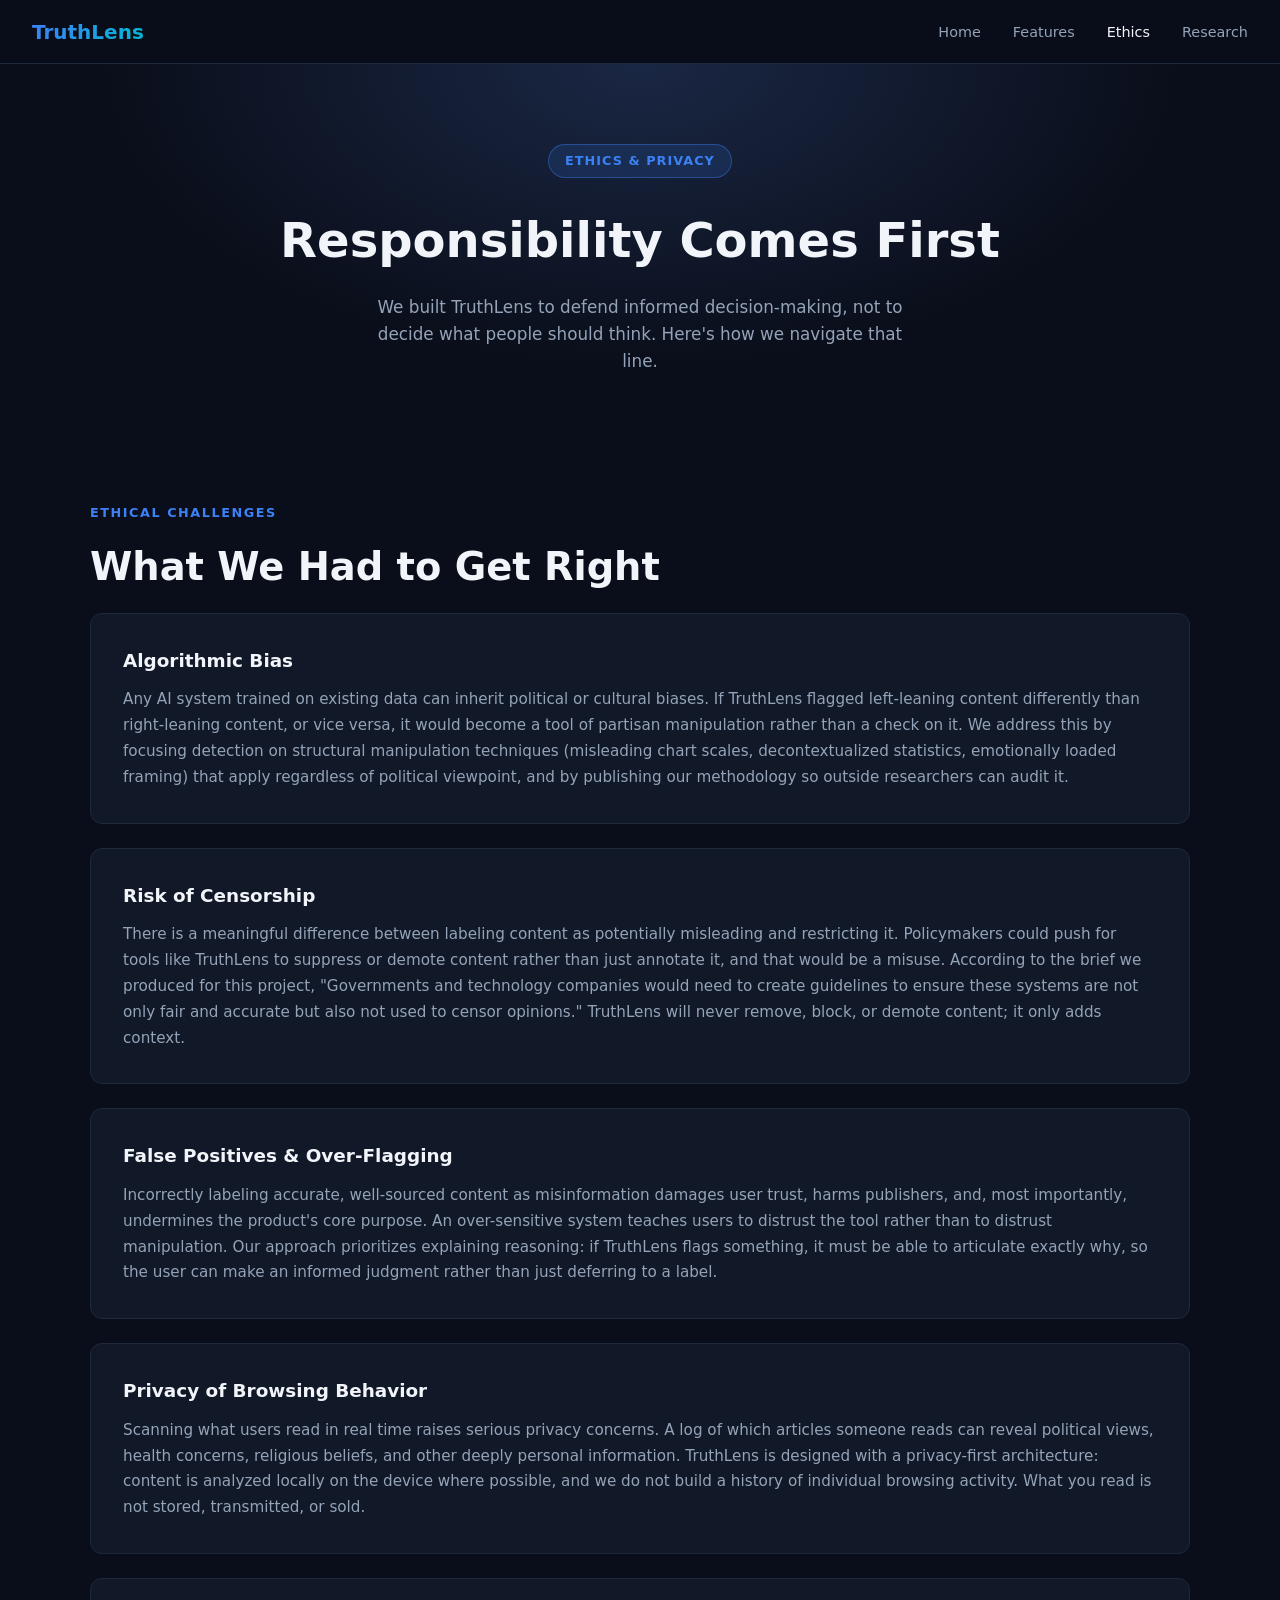
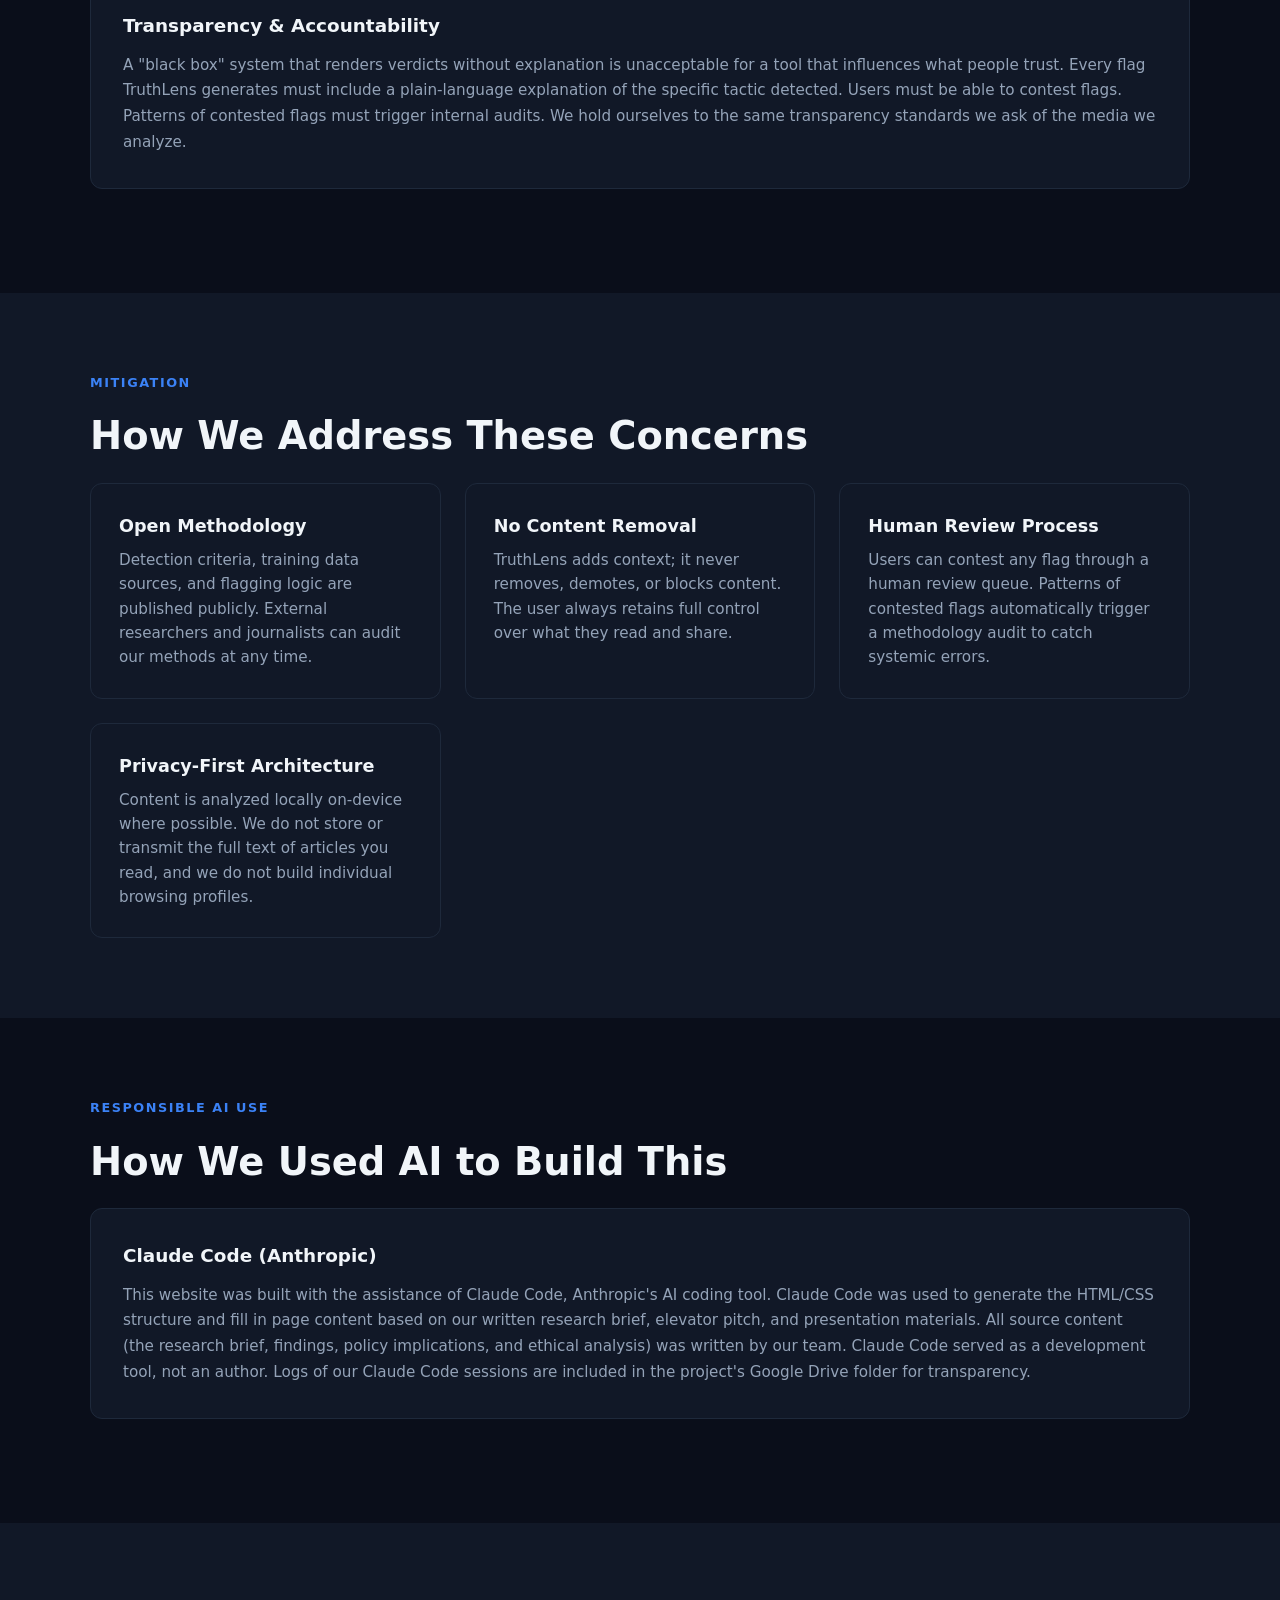
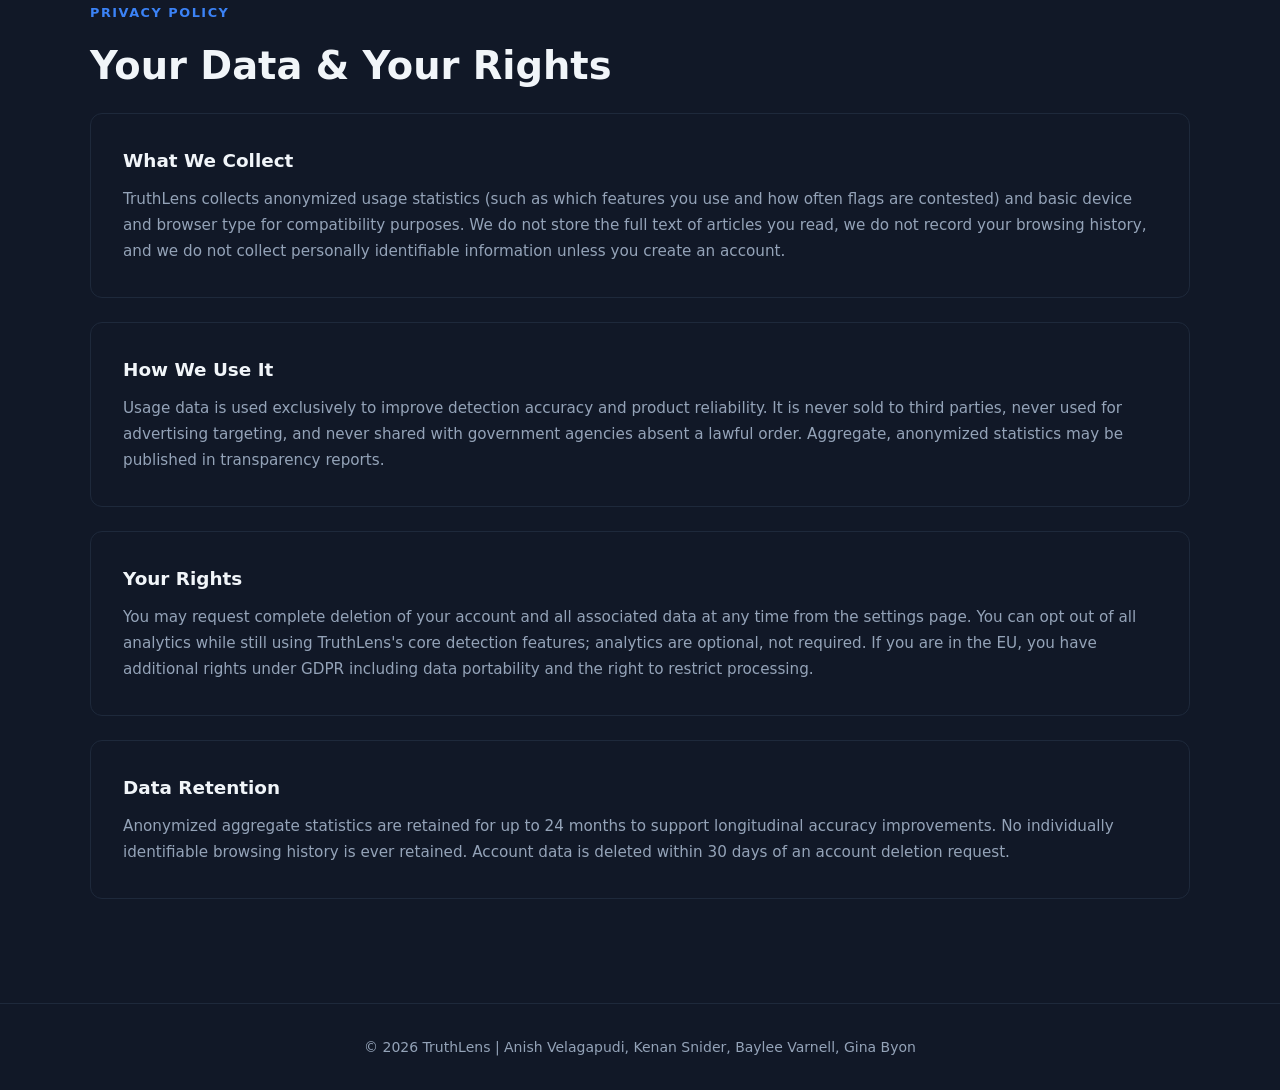
<file: ethics.html>
<!DOCTYPE html>
<html lang="en">
<head>
  <meta charset="UTF-8" />
  <meta name="viewport" content="width=device-width, initial-scale=1.0" />
  <title>Ethics &amp; Privacy: TruthLens</title>
  <link rel="stylesheet" href="style.css" />
</head>
<body>

  <nav>
    <a href="index.html" class="nav-logo">TruthLens</a>
    <ul class="nav-links">
      <li><a href="index.html">Home</a></li>
      <li><a href="features.html">Features</a></li>
      <li><a href="ethics.html" class="active">Ethics</a></li>
      <li><a href="research.html">Research</a></li>
    </ul>
  </nav>

  <div class="page-header">
    <div class="hero-badge">Ethics &amp; Privacy</div>
    <h1>Responsibility Comes First</h1>
    <p>We built TruthLens to defend informed decision-making, not to decide what people should think. Here's how we navigate that line.</p>
  </div>

  <!-- ETHICAL CHALLENGES -->
  <section>
    <div class="section-inner">
      <p class="section-label">Ethical Challenges</p>
      <h2 class="section-title">What We Had to Get Right</h2>

      <div class="ethics-block">
        <h3>Algorithmic Bias</h3>
        <p>Any AI system trained on existing data can inherit political or cultural biases. If TruthLens flagged left-leaning content differently than right-leaning content, or vice versa, it would become a tool of partisan manipulation rather than a check on it. We address this by focusing detection on structural manipulation techniques (misleading chart scales, decontextualized statistics, emotionally loaded framing) that apply regardless of political viewpoint, and by publishing our methodology so outside researchers can audit it.</p>
      </div>

      <div class="ethics-block">
        <h3>Risk of Censorship</h3>
        <p>There is a meaningful difference between labeling content as potentially misleading and restricting it. Policymakers could push for tools like TruthLens to suppress or demote content rather than just annotate it, and that would be a misuse. According to the brief we produced for this project, "Governments and technology companies would need to create guidelines to ensure these systems are not only fair and accurate but also not used to censor opinions." TruthLens will never remove, block, or demote content; it only adds context.</p>
      </div>

      <div class="ethics-block">
        <h3>False Positives &amp; Over-Flagging</h3>
        <p>Incorrectly labeling accurate, well-sourced content as misinformation damages user trust, harms publishers, and, most importantly, undermines the product's core purpose. An over-sensitive system teaches users to distrust the tool rather than to distrust manipulation. Our approach prioritizes explaining reasoning: if TruthLens flags something, it must be able to articulate exactly why, so the user can make an informed judgment rather than just deferring to a label.</p>
      </div>

      <div class="ethics-block">
        <h3>Privacy of Browsing Behavior</h3>
        <p>Scanning what users read in real time raises serious privacy concerns. A log of which articles someone reads can reveal political views, health concerns, religious beliefs, and other deeply personal information. TruthLens is designed with a privacy-first architecture: content is analyzed locally on the device where possible, and we do not build a history of individual browsing activity. What you read is not stored, transmitted, or sold.</p>
      </div>

      <div class="ethics-block">
        <h3>Transparency &amp; Accountability</h3>
        <p>A "black box" system that renders verdicts without explanation is unacceptable for a tool that influences what people trust. Every flag TruthLens generates must include a plain-language explanation of the specific tactic detected. Users must be able to contest flags. Patterns of contested flags must trigger internal audits. We hold ourselves to the same transparency standards we ask of the media we analyze.</p>
      </div>
    </div>
  </section>

  <!-- MITIGATION STRATEGIES -->
  <section class="alt-bg">
    <div class="section-inner">
      <p class="section-label">Mitigation</p>
      <h2 class="section-title">How We Address These Concerns</h2>
      <div class="card-grid">
        <div class="card">
          <h3>Open Methodology</h3>
          <p>Detection criteria, training data sources, and flagging logic are published publicly. External researchers and journalists can audit our methods at any time.</p>
        </div>
        <div class="card">
          <h3>No Content Removal</h3>
          <p>TruthLens adds context; it never removes, demotes, or blocks content. The user always retains full control over what they read and share.</p>
        </div>
        <div class="card">
          <h3>Human Review Process</h3>
          <p>Users can contest any flag through a human review queue. Patterns of contested flags automatically trigger a methodology audit to catch systemic errors.</p>
        </div>
        <div class="card">
          <h3>Privacy-First Architecture</h3>
          <p>Content is analyzed locally on-device where possible. We do not store or transmit the full text of articles you read, and we do not build individual browsing profiles.</p>
        </div>
      </div>
    </div>
  </section>

  <!-- RESPONSIBLE AI USE -->
  <section>
    <div class="section-inner">
      <p class="section-label">Responsible AI Use</p>
      <h2 class="section-title">How We Used AI to Build This</h2>
      <div class="ethics-block">
        <h3>Claude Code (Anthropic)</h3>
        <p>This website was built with the assistance of Claude Code, Anthropic's AI coding tool. Claude Code was used to generate the HTML/CSS structure and fill in page content based on our written research brief, elevator pitch, and presentation materials. All source content (the research brief, findings, policy implications, and ethical analysis) was written by our team. Claude Code served as a development tool, not an author. Logs of our Claude Code sessions are included in the project's Google Drive folder for transparency.</p>
      </div>
    </div>
  </section>

  <!-- PRIVACY POLICY -->
  <section class="alt-bg">
    <div class="section-inner">
      <p class="section-label">Privacy Policy</p>
      <h2 class="section-title">Your Data &amp; Your Rights</h2>

      <div class="ethics-block">
        <h3>What We Collect</h3>
        <p>TruthLens collects anonymized usage statistics (such as which features you use and how often flags are contested) and basic device and browser type for compatibility purposes. We do not store the full text of articles you read, we do not record your browsing history, and we do not collect personally identifiable information unless you create an account.</p>
      </div>

      <div class="ethics-block">
        <h3>How We Use It</h3>
        <p>Usage data is used exclusively to improve detection accuracy and product reliability. It is never sold to third parties, never used for advertising targeting, and never shared with government agencies absent a lawful order. Aggregate, anonymized statistics may be published in transparency reports.</p>
      </div>

      <div class="ethics-block">
        <h3>Your Rights</h3>
        <p>You may request complete deletion of your account and all associated data at any time from the settings page. You can opt out of all analytics while still using TruthLens's core detection features; analytics are optional, not required. If you are in the EU, you have additional rights under GDPR including data portability and the right to restrict processing.</p>
      </div>

      <div class="ethics-block">
        <h3>Data Retention</h3>
        <p>Anonymized aggregate statistics are retained for up to 24 months to support longitudinal accuracy improvements. No individually identifiable browsing history is ever retained. Account data is deleted within 30 days of an account deletion request.</p>
      </div>
    </div>
  </section>

  <footer>
    <p>&copy; 2026 TruthLens | Anish Velagapudi, Kenan Snider, Baylee Varnell, Gina Byon</p>
  </footer>

</body>
</html>
</file>
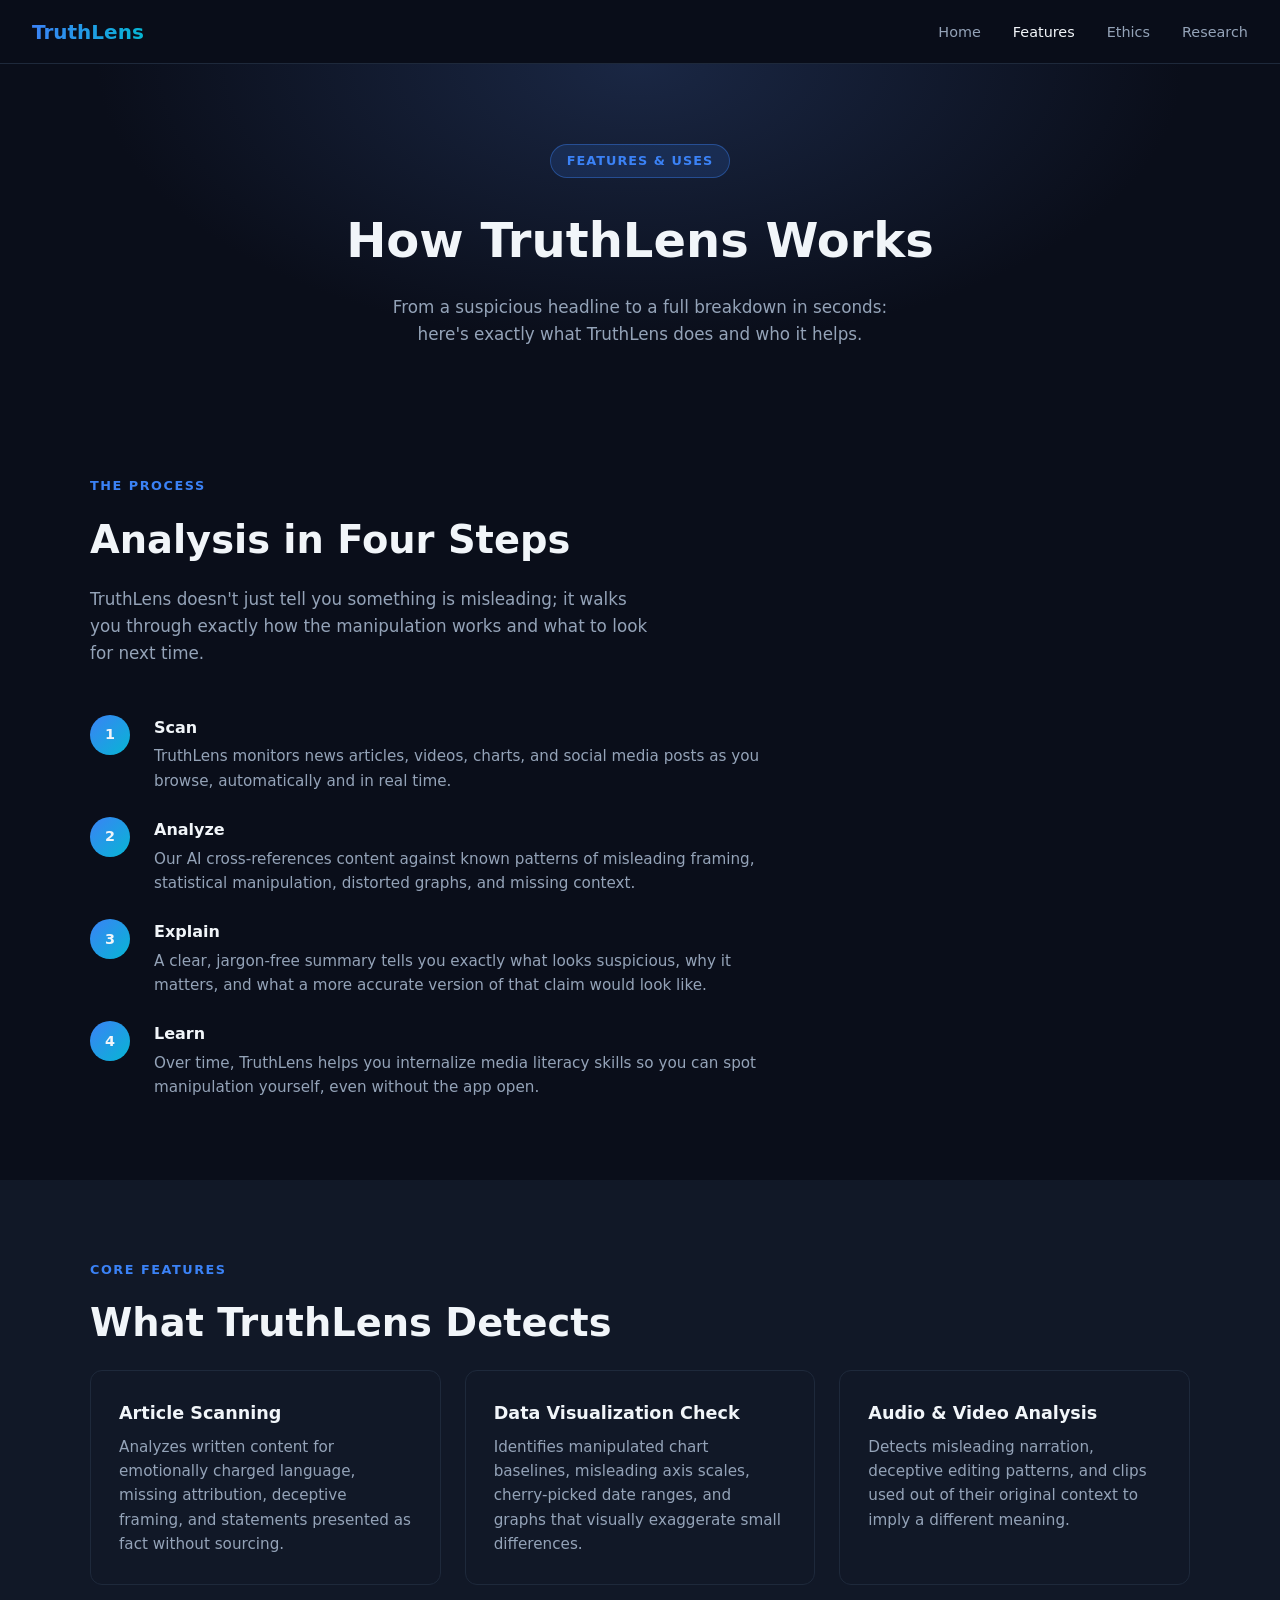
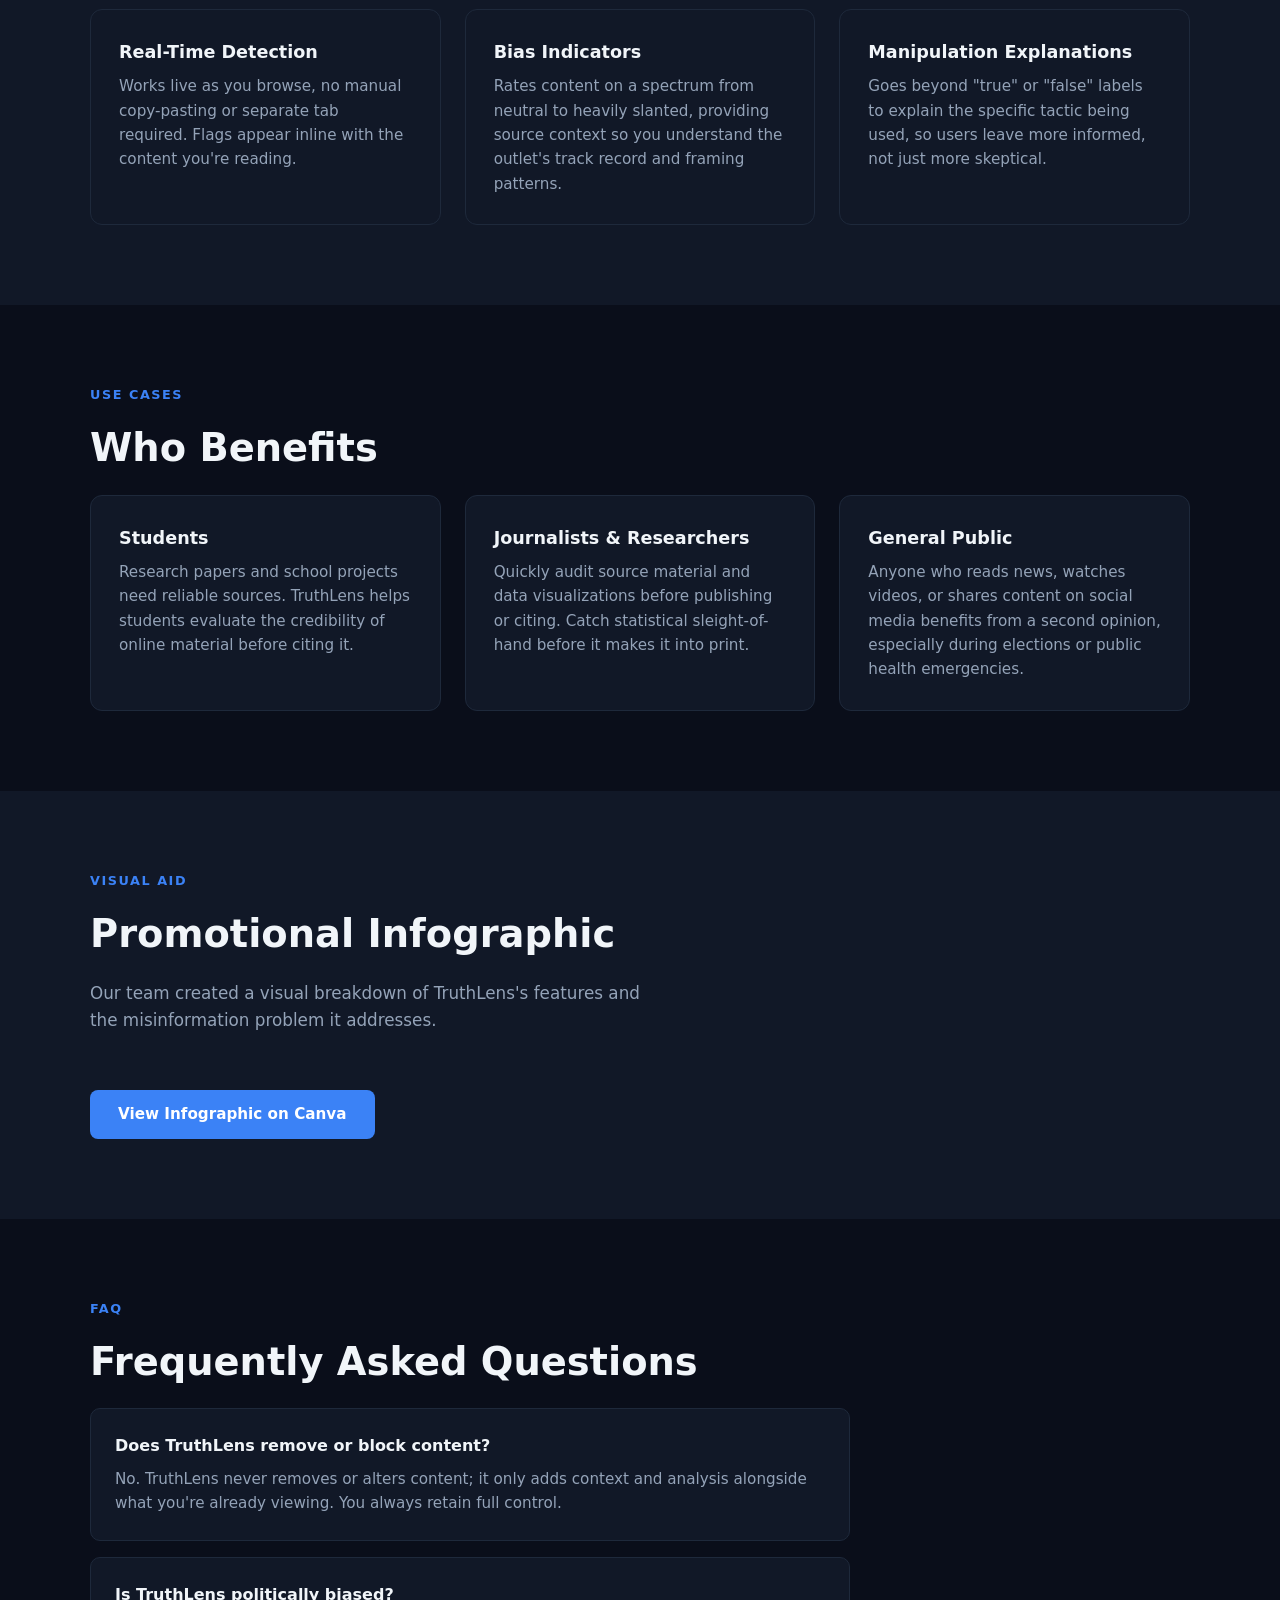
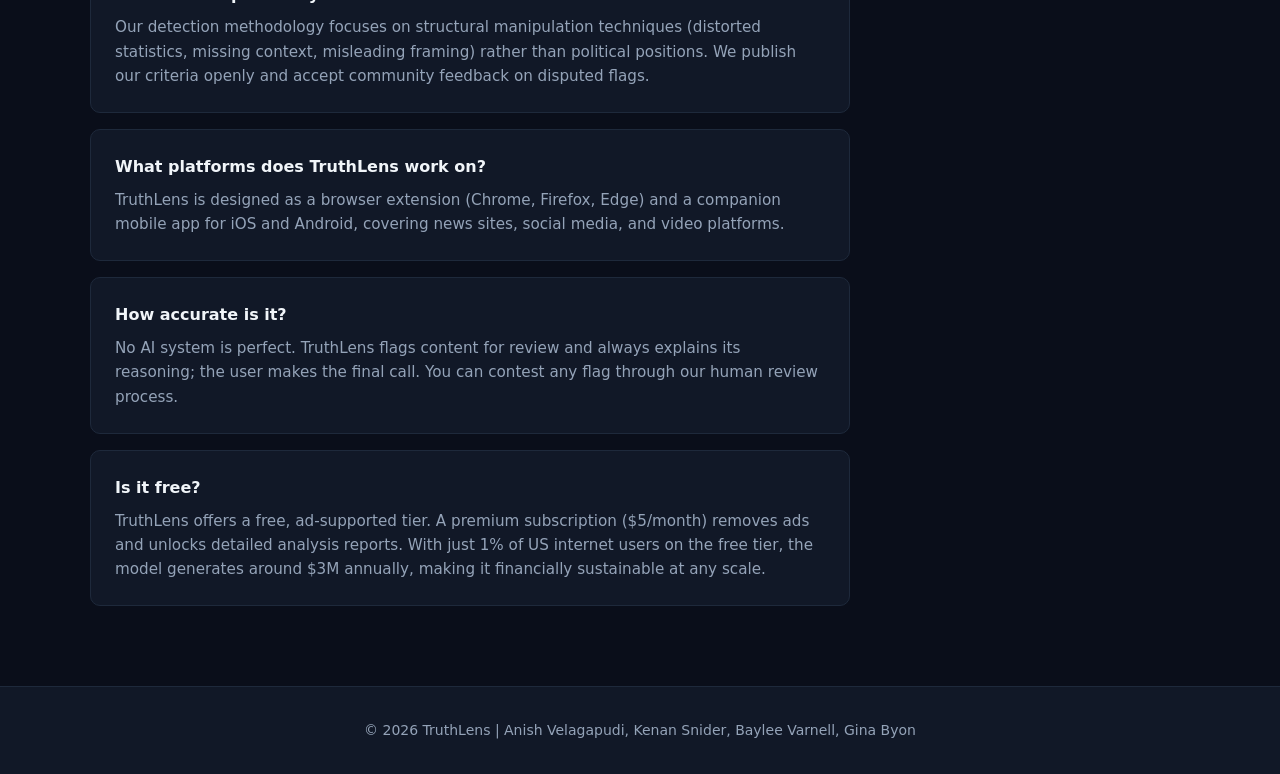
<file: features.html>
<!DOCTYPE html>
<html lang="en">
<head>
  <meta charset="UTF-8" />
  <meta name="viewport" content="width=device-width, initial-scale=1.0" />
  <title>Features: TruthLens</title>
  <link rel="stylesheet" href="style.css" />
</head>
<body>

  <nav>
    <a href="index.html" class="nav-logo">TruthLens</a>
    <ul class="nav-links">
      <li><a href="index.html">Home</a></li>
      <li><a href="features.html" class="active">Features</a></li>
      <li><a href="ethics.html">Ethics</a></li>
      <li><a href="research.html">Research</a></li>
    </ul>
  </nav>

  <div class="page-header">
    <div class="hero-badge">Features &amp; Uses</div>
    <h1>How TruthLens Works</h1>
    <p>From a suspicious headline to a full breakdown in seconds: here's exactly what TruthLens does and who it helps.</p>
  </div>

  <!-- HOW IT WORKS -->
  <section>
    <div class="section-inner">
      <p class="section-label">The Process</p>
      <h2 class="section-title">Analysis in Four Steps</h2>
      <p class="section-desc">
        TruthLens doesn't just tell you something is misleading; it walks you through exactly how the manipulation works and what to look for next time.
      </p>
      <div class="steps">
        <div class="step">
          <div class="step-num">1</div>
          <div class="step-content">
            <h4>Scan</h4>
            <p>TruthLens monitors news articles, videos, charts, and social media posts as you browse, automatically and in real time.</p>
          </div>
        </div>
        <div class="step">
          <div class="step-num">2</div>
          <div class="step-content">
            <h4>Analyze</h4>
            <p>Our AI cross-references content against known patterns of misleading framing, statistical manipulation, distorted graphs, and missing context.</p>
          </div>
        </div>
        <div class="step">
          <div class="step-num">3</div>
          <div class="step-content">
            <h4>Explain</h4>
            <p>A clear, jargon-free summary tells you exactly what looks suspicious, why it matters, and what a more accurate version of that claim would look like.</p>
          </div>
        </div>
        <div class="step">
          <div class="step-num">4</div>
          <div class="step-content">
            <h4>Learn</h4>
            <p>Over time, TruthLens helps you internalize media literacy skills so you can spot manipulation yourself, even without the app open.</p>
          </div>
        </div>
      </div>
    </div>
  </section>

  <!-- FEATURE CARDS -->
  <section class="alt-bg">
    <div class="section-inner">
      <p class="section-label">Core Features</p>
      <h2 class="section-title">What TruthLens Detects</h2>
      <div class="card-grid">
        <div class="card">
          <h3>Article Scanning</h3>
          <p>Analyzes written content for emotionally charged language, missing attribution, deceptive framing, and statements presented as fact without sourcing.</p>
        </div>
        <div class="card">
          <h3>Data Visualization Check</h3>
          <p>Identifies manipulated chart baselines, misleading axis scales, cherry-picked date ranges, and graphs that visually exaggerate small differences.</p>
        </div>
        <div class="card">
          <h3>Audio &amp; Video Analysis</h3>
          <p>Detects misleading narration, deceptive editing patterns, and clips used out of their original context to imply a different meaning.</p>
        </div>
        <div class="card">
          <h3>Real-Time Detection</h3>
          <p>Works live as you browse, no manual copy-pasting or separate tab required. Flags appear inline with the content you're reading.</p>
        </div>
        <div class="card">
          <h3>Bias Indicators</h3>
          <p>Rates content on a spectrum from neutral to heavily slanted, providing source context so you understand the outlet's track record and framing patterns.</p>
        </div>
        <div class="card">
          <h3>Manipulation Explanations</h3>
          <p>Goes beyond "true" or "false" labels to explain the specific tactic being used, so users leave more informed, not just more skeptical.</p>
        </div>
      </div>
    </div>
  </section>

  <!-- USE CASES -->
  <section>
    <div class="section-inner">
      <p class="section-label">Use Cases</p>
      <h2 class="section-title">Who Benefits</h2>
      <div class="card-grid">
        <div class="card">
          <h3>Students</h3>
          <p>Research papers and school projects need reliable sources. TruthLens helps students evaluate the credibility of online material before citing it.</p>
        </div>
        <div class="card">
          <h3>Journalists &amp; Researchers</h3>
          <p>Quickly audit source material and data visualizations before publishing or citing. Catch statistical sleight-of-hand before it makes it into print.</p>
        </div>
        <div class="card">
          <h3>General Public</h3>
          <p>Anyone who reads news, watches videos, or shares content on social media benefits from a second opinion, especially during elections or public health emergencies.</p>
        </div>
      </div>
    </div>
  </section>

  <!-- INFOGRAPHIC -->
  <section class="alt-bg">
    <div class="section-inner">
      <p class="section-label">Visual Aid</p>
      <h2 class="section-title">Promotional Infographic</h2>
      <p class="section-desc">Our team created a visual breakdown of TruthLens's features and the misinformation problem it addresses.</p>
      <a href="https://canva.link/vnav9811ola4h9o" target="_blank" class="btn btn-primary" style="display:inline-block; margin-top:0.5rem;">View Infographic on Canva</a>
    </div>
  </section>

  <!-- FAQ -->
  <section>
    <div class="section-inner">
      <p class="section-label">FAQ</p>
      <h2 class="section-title">Frequently Asked Questions</h2>
      <div class="faq-list">
        <div class="faq-item">
          <h4>Does TruthLens remove or block content?</h4>
          <p>No. TruthLens never removes or alters content; it only adds context and analysis alongside what you're already viewing. You always retain full control.</p>
        </div>
        <div class="faq-item">
          <h4>Is TruthLens politically biased?</h4>
          <p>Our detection methodology focuses on structural manipulation techniques (distorted statistics, missing context, misleading framing) rather than political positions. We publish our criteria openly and accept community feedback on disputed flags.</p>
        </div>
        <div class="faq-item">
          <h4>What platforms does TruthLens work on?</h4>
          <p>TruthLens is designed as a browser extension (Chrome, Firefox, Edge) and a companion mobile app for iOS and Android, covering news sites, social media, and video platforms.</p>
        </div>
        <div class="faq-item">
          <h4>How accurate is it?</h4>
          <p>No AI system is perfect. TruthLens flags content for review and always explains its reasoning; the user makes the final call. You can contest any flag through our human review process.</p>
        </div>
        <div class="faq-item">
          <h4>Is it free?</h4>
          <p>TruthLens offers a free, ad-supported tier. A premium subscription ($5/month) removes ads and unlocks detailed analysis reports. With just 1% of US internet users on the free tier, the model generates around $3M annually, making it financially sustainable at any scale.</p>
        </div>
      </div>
    </div>
  </section>

  <footer>
    <p>&copy; 2026 TruthLens | Anish Velagapudi, Kenan Snider, Baylee Varnell, Gina Byon</p>
  </footer>

</body>
</html>
</file>
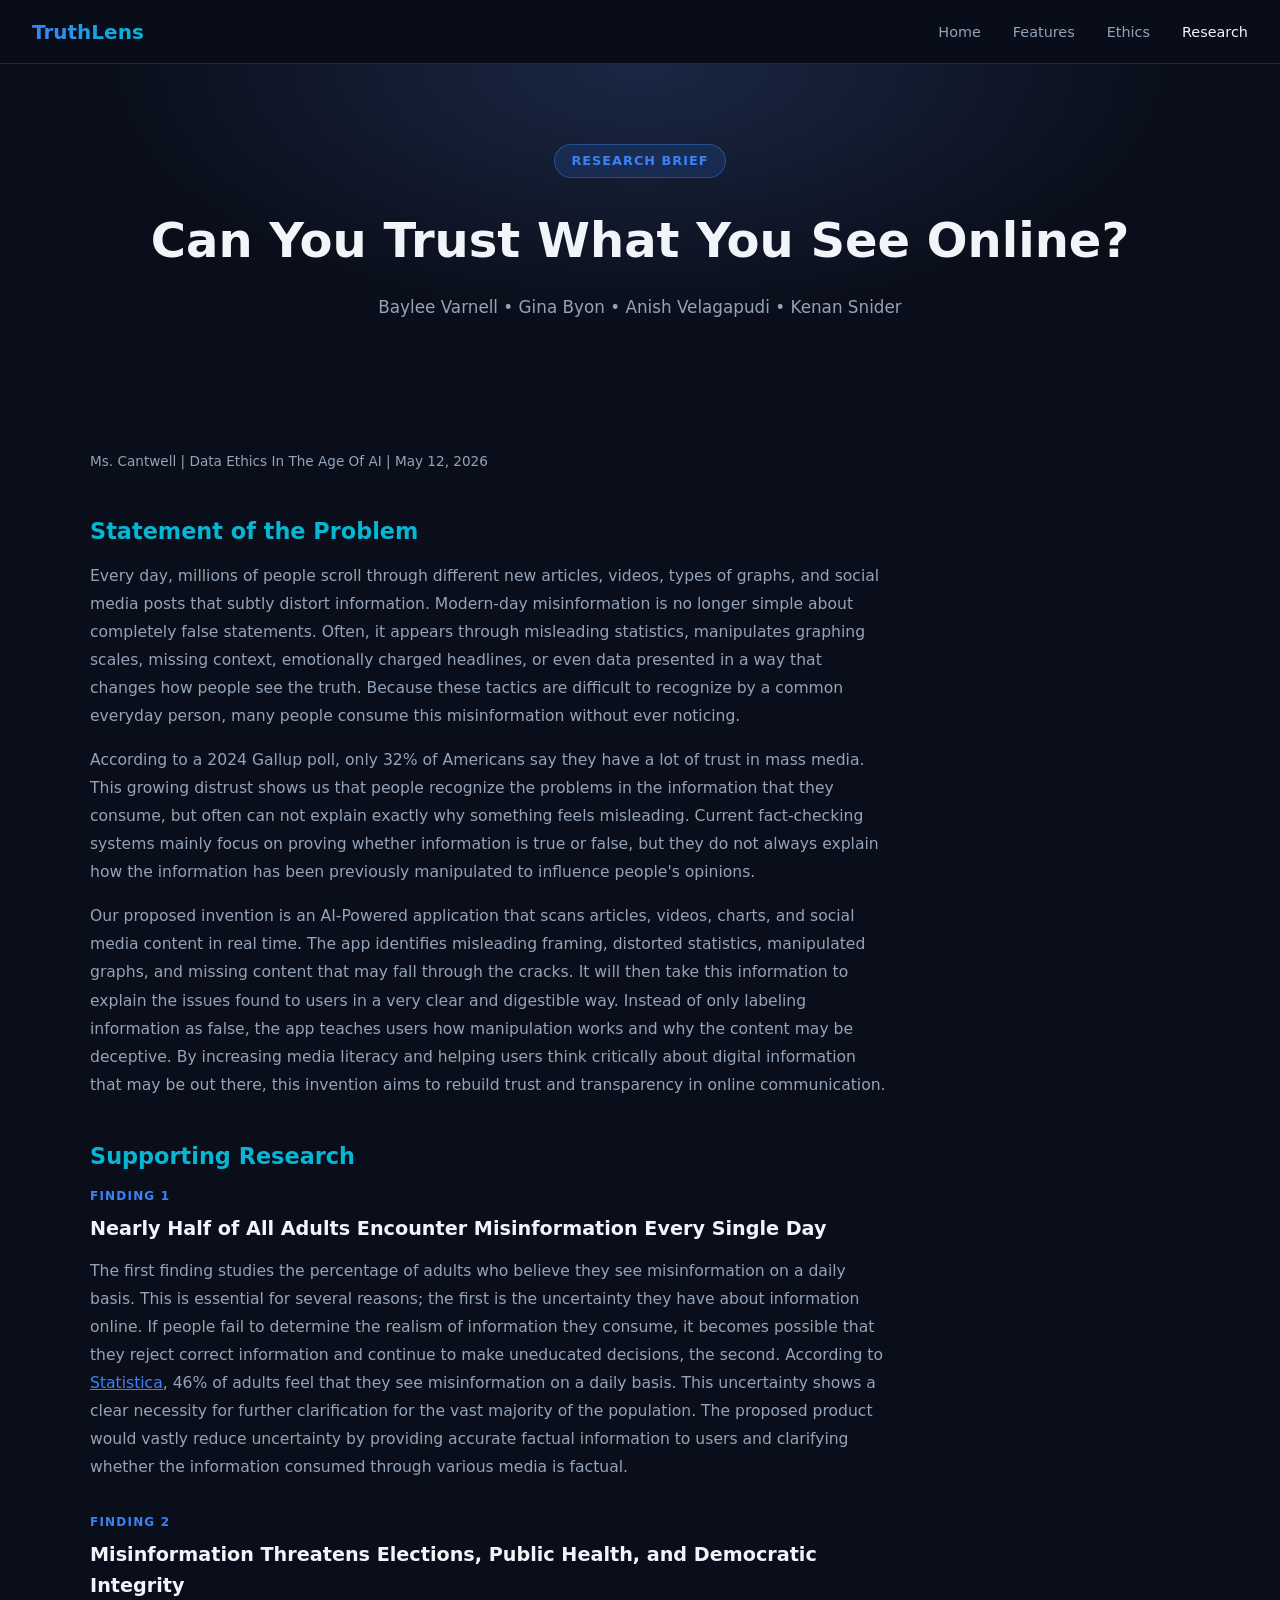
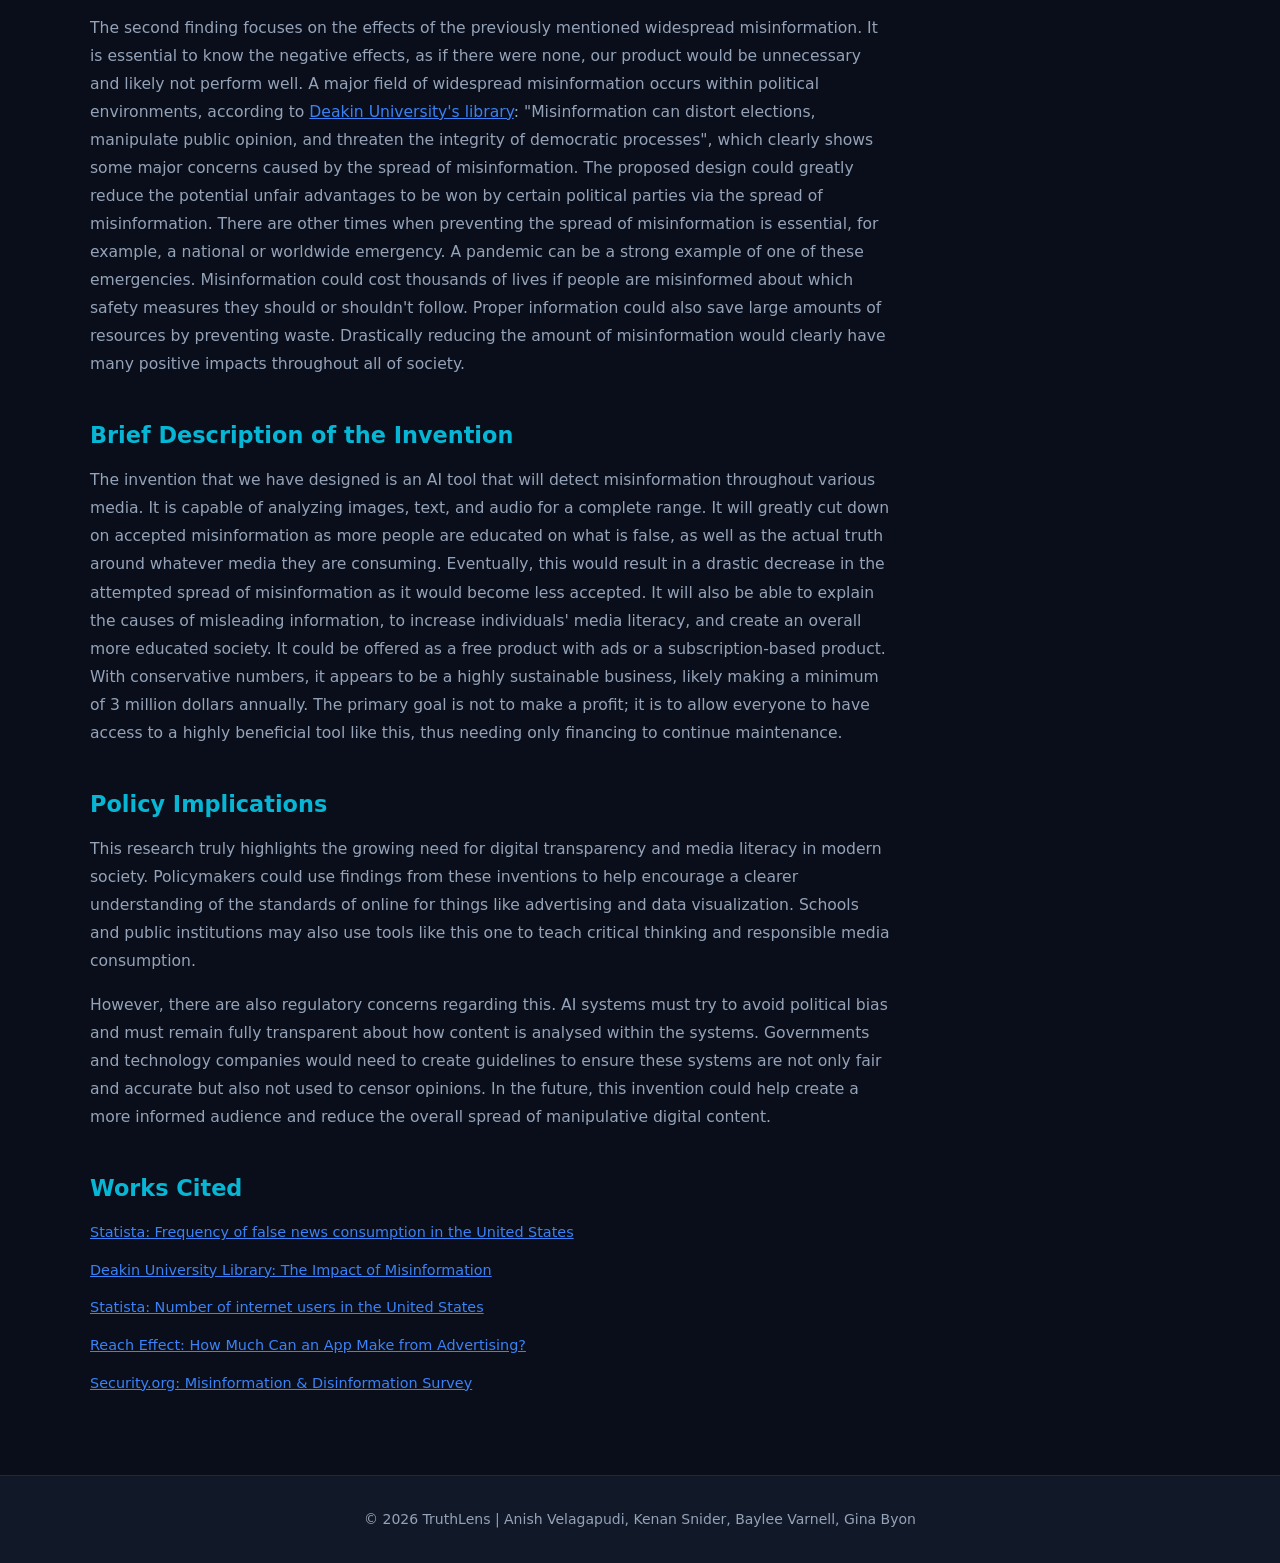
<file: research.html>
<!DOCTYPE html>
<html lang="en">
<head>
  <meta charset="UTF-8" />
  <meta name="viewport" content="width=device-width, initial-scale=1.0" />
  <title>Research Brief: TruthLens</title>
  <link rel="stylesheet" href="style.css" />
</head>
<body>

  <nav>
    <a href="index.html" class="nav-logo">TruthLens</a>
    <ul class="nav-links">
      <li><a href="index.html">Home</a></li>
      <li><a href="features.html">Features</a></li>
      <li><a href="ethics.html">Ethics</a></li>
      <li><a href="research.html" class="active">Research</a></li>
    </ul>
  </nav>

  <div class="page-header">
    <div class="hero-badge">Research Brief</div>
    <h1>Can You Trust What You See Online?</h1>
    <p>Baylee Varnell &bull; Gina Byon &bull; Anish Velagapudi &bull; Kenan Snider</p>
  </div>

  <section>
    <div class="section-inner">
      <div class="research-content">

        <p style="color: var(--muted); font-size:0.85rem; margin-bottom:2rem;">
          Ms. Cantwell | Data Ethics In The Age Of AI | May 12, 2026
        </p>

        <h2>Statement of the Problem</h2>
        <p>Every day, millions of people scroll through different new articles, videos, types of graphs, and social media posts that subtly distort information. Modern-day misinformation is no longer simple about completely false statements. Often, it appears through misleading statistics, manipulates graphing scales, missing context, emotionally charged headlines, or even data presented in a way that changes how people see the truth. Because these tactics are difficult to recognize by a common everyday person, many people consume this misinformation without ever noticing.</p>
        <p>According to a 2024 Gallup poll, only 32% of Americans say they have a lot of trust in mass media. This growing distrust shows us that people recognize the problems in the information that they consume, but often can not explain exactly why something feels misleading. Current fact-checking systems mainly focus on proving whether information is true or false, but they do not always explain how the information has been previously manipulated to influence people's opinions.</p>
        <p>Our proposed invention is an AI-Powered application that scans articles, videos, charts, and social media content in real time. The app identifies misleading framing, distorted statistics, manipulated graphs, and missing content that may fall through the cracks. It will then take this information to explain the issues found to users in a very clear and digestible way. Instead of only labeling information as false, the app teaches users how manipulation works and why the content may be deceptive. By increasing media literacy and helping users think critically about digital information that may be out there, this invention aims to rebuild trust and transparency in online communication.</p>

        <!-- FINDING 1 -->
        <h2>Supporting Research</h2>
        <div class="finding-label">Finding 1</div>
        <h2 style="margin-top:0.5rem; color: var(--text); font-size:1.2rem;">
          Nearly Half of All Adults Encounter Misinformation Every Single Day
        </h2>
        <p>The first finding studies the percentage of adults who believe they see misinformation on a daily basis. This is essential for several reasons; the first is the uncertainty they have about information online. If people fail to determine the realism of information they consume, it becomes possible that they reject correct information and continue to make uneducated decisions, the second. According to <a href="https://www.statista.com/statistics/1462054/false-news-consumption-frequency-us/" target="_blank">Statistica</a>, 46% of adults feel that they see misinformation on a daily basis. This uncertainty shows a clear necessity for further clarification for the vast majority of the population. The proposed product would vastly reduce uncertainty by providing accurate factual information to users and clarifying whether the information consumed through various media is factual.</p>

        <!-- FINDING 2 -->
        <div class="finding-label" style="margin-top:2rem;">Finding 2</div>
        <h2 style="margin-top:0.5rem; color: var(--text); font-size:1.2rem;">
          Misinformation Threatens Elections, Public Health, and Democratic Integrity
        </h2>
        <p>The second finding focuses on the effects of the previously mentioned widespread misinformation. It is essential to know the negative effects, as if there were none, our product would be unnecessary and likely not perform well. A major field of widespread misinformation occurs within political environments, according to <a href="https://deakin.libguides.com/misinformation/impact" target="_blank">Deakin University's library</a>: "Misinformation can distort elections, manipulate public opinion, and threaten the integrity of democratic processes", which clearly shows some major concerns caused by the spread of misinformation. The proposed design could greatly reduce the potential unfair advantages to be won by certain political parties via the spread of misinformation. There are other times when preventing the spread of misinformation is essential, for example, a national or worldwide emergency. A pandemic can be a strong example of one of these emergencies. Misinformation could cost thousands of lives if people are misinformed about which safety measures they should or shouldn't follow. Proper information could also save large amounts of resources by preventing waste. Drastically reducing the amount of misinformation would clearly have many positive impacts throughout all of society.</p>

        <h2>Brief Description of the Invention</h2>
        <p>The invention that we have designed is an AI tool that will detect misinformation throughout various media. It is capable of analyzing images, text, and audio for a complete range. It will greatly cut down on accepted misinformation as more people are educated on what is false, as well as the actual truth around whatever media they are consuming. Eventually, this would result in a drastic decrease in the attempted spread of misinformation as it would become less accepted. It will also be able to explain the causes of misleading information, to increase individuals' media literacy, and create an overall more educated society. It could be offered as a free product with ads or a subscription-based product. With conservative numbers, it appears to be a highly sustainable business, likely making a minimum of 3 million dollars annually. The primary goal is not to make a profit; it is to allow everyone to have access to a highly beneficial tool like this, thus needing only financing to continue maintenance.</p>

        <h2>Policy Implications</h2>
        <p>This research truly highlights the growing need for digital transparency and media literacy in modern society. Policymakers could use findings from these inventions to help encourage a clearer understanding of the standards of online for things like advertising and data visualization. Schools and public institutions may also use tools like this one to teach critical thinking and responsible media consumption.</p>
        <p>However, there are also regulatory concerns regarding this. AI systems must try to avoid political bias and must remain fully transparent about how content is analysed within the systems. Governments and technology companies would need to create guidelines to ensure these systems are not only fair and accurate but also not used to censor opinions. In the future, this invention could help create a more informed audience and reduce the overall spread of manipulative digital content.</p>

        <h2>Works Cited</h2>
        <ul class="sources-list">
          <li><a href="https://www.statista.com/statistics/1462054/false-news-consumption-frequency-us/" target="_blank">Statista: Frequency of false news consumption in the United States</a></li>
          <li><a href="https://deakin.libguides.com/misinformation/impact" target="_blank">Deakin University Library: The Impact of Misinformation</a></li>
          <li><a href="https://www.statista.com/statistics/325645/usa-number-of-internet-users/" target="_blank">Statista: Number of internet users in the United States</a></li>
          <li><a href="https://reacheffect.com/blog/how-much-can-an-app-make-from-advertising/" target="_blank">Reach Effect: How Much Can an App Make from Advertising?</a></li>
          <li><a href="https://www.security.org/digital-security/misinformation-disinformation-survey/" target="_blank">Security.org: Misinformation &amp; Disinformation Survey</a></li>
        </ul>

      </div>
    </div>
  </section>

  <footer>
    <p>&copy; 2026 TruthLens | Anish Velagapudi, Kenan Snider, Baylee Varnell, Gina Byon</p>
  </footer>

</body>
</html>
</file>
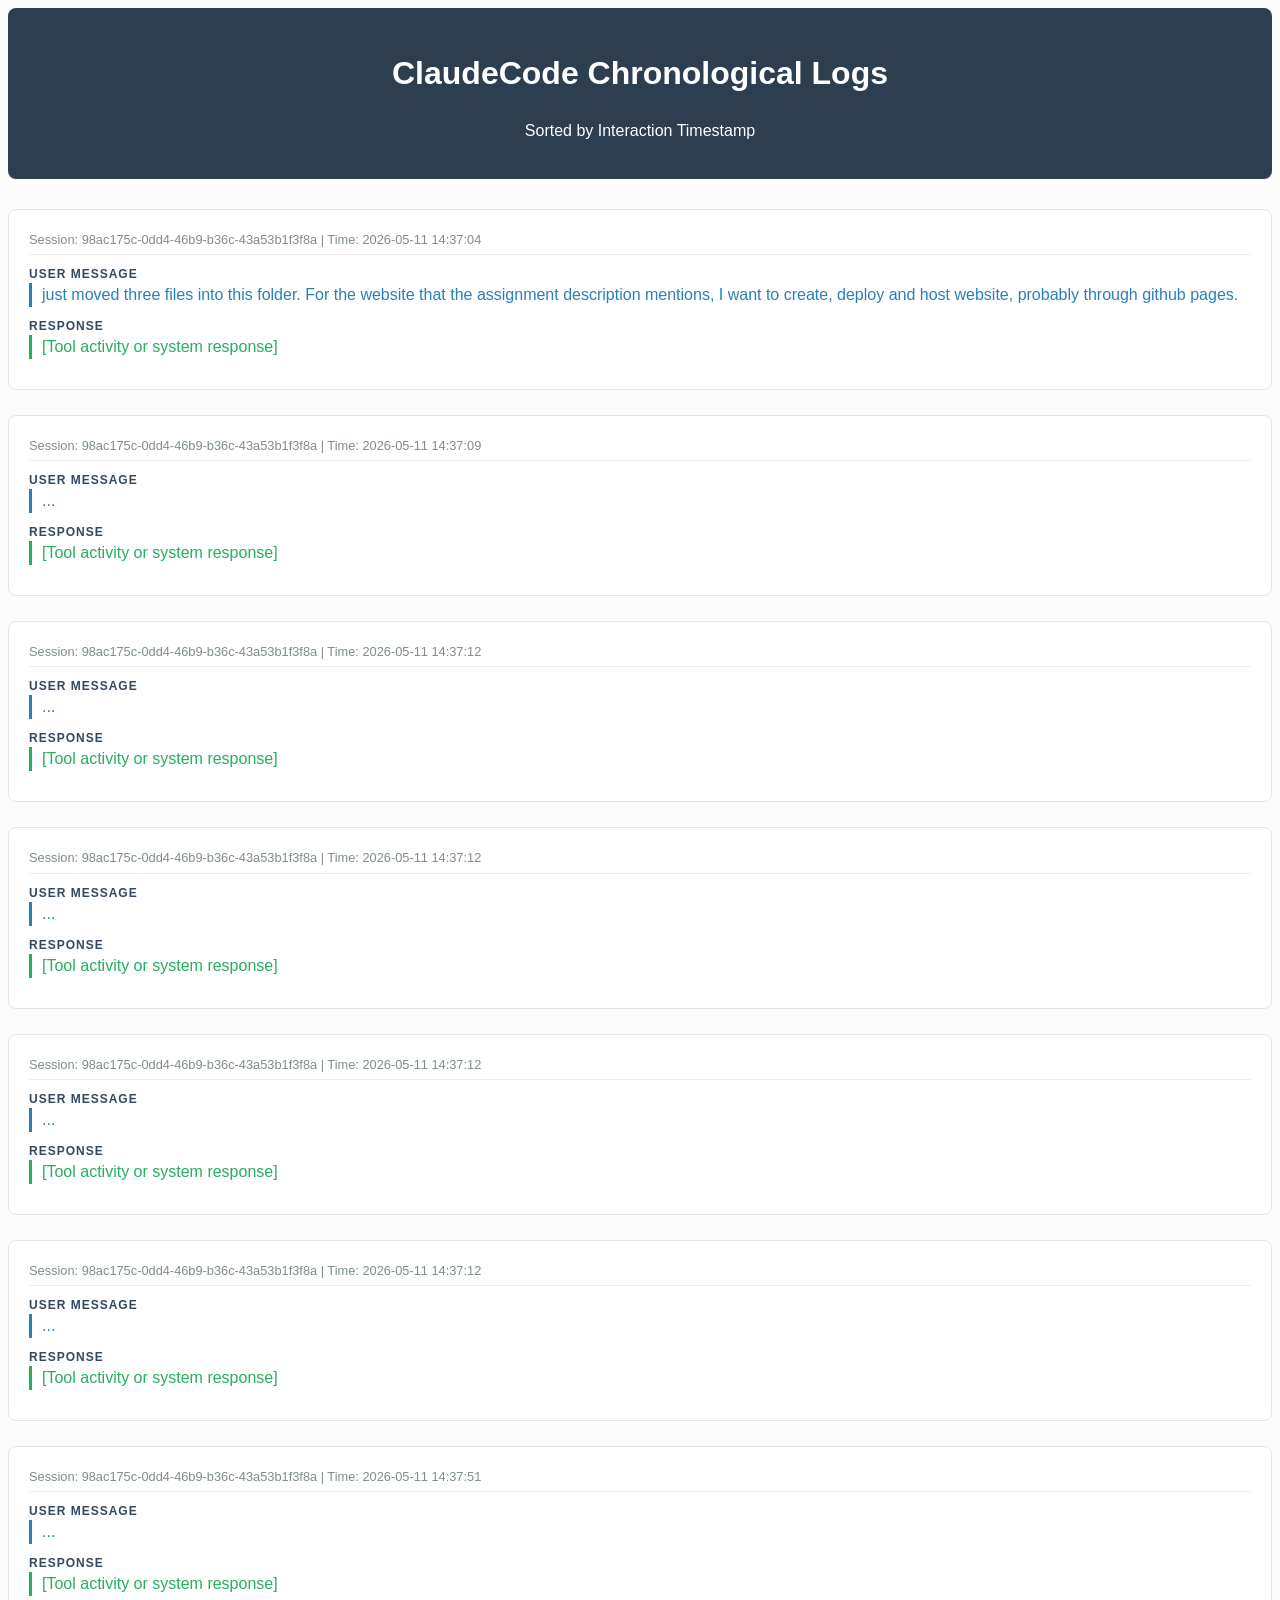
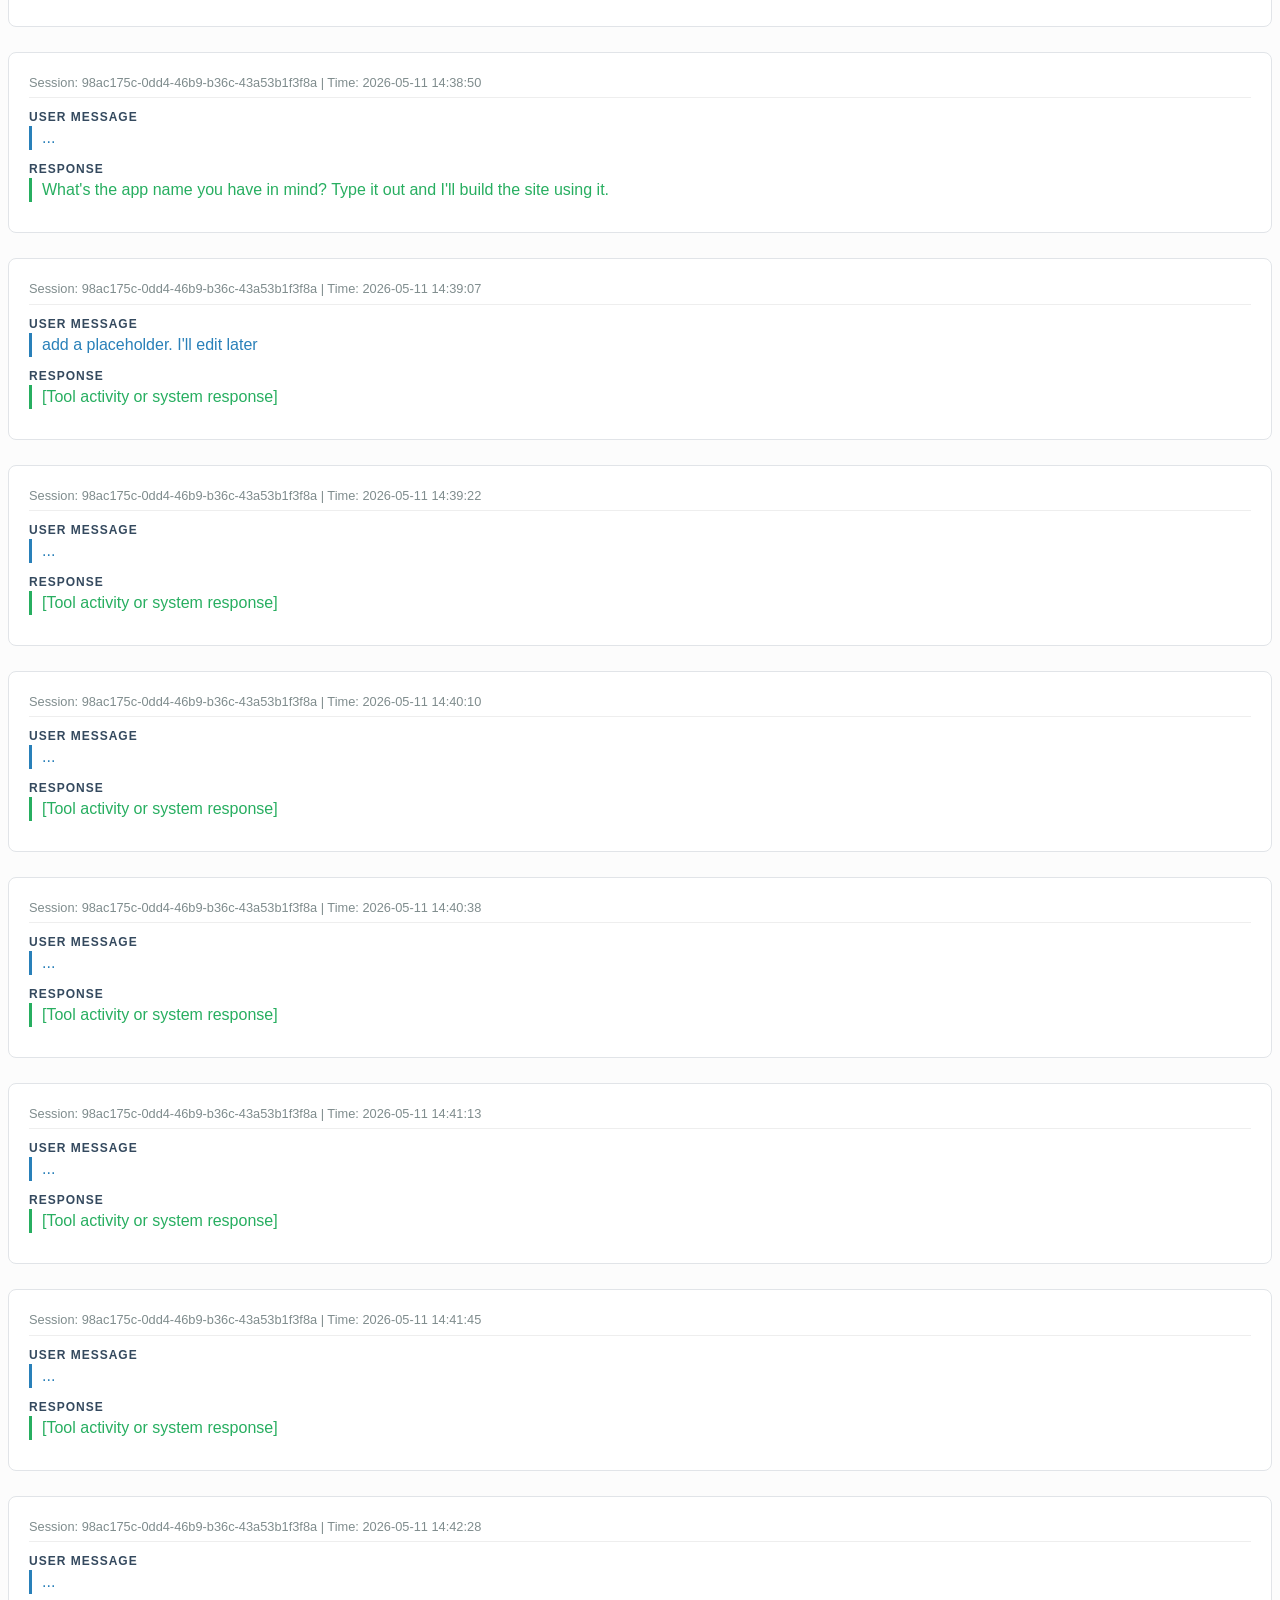
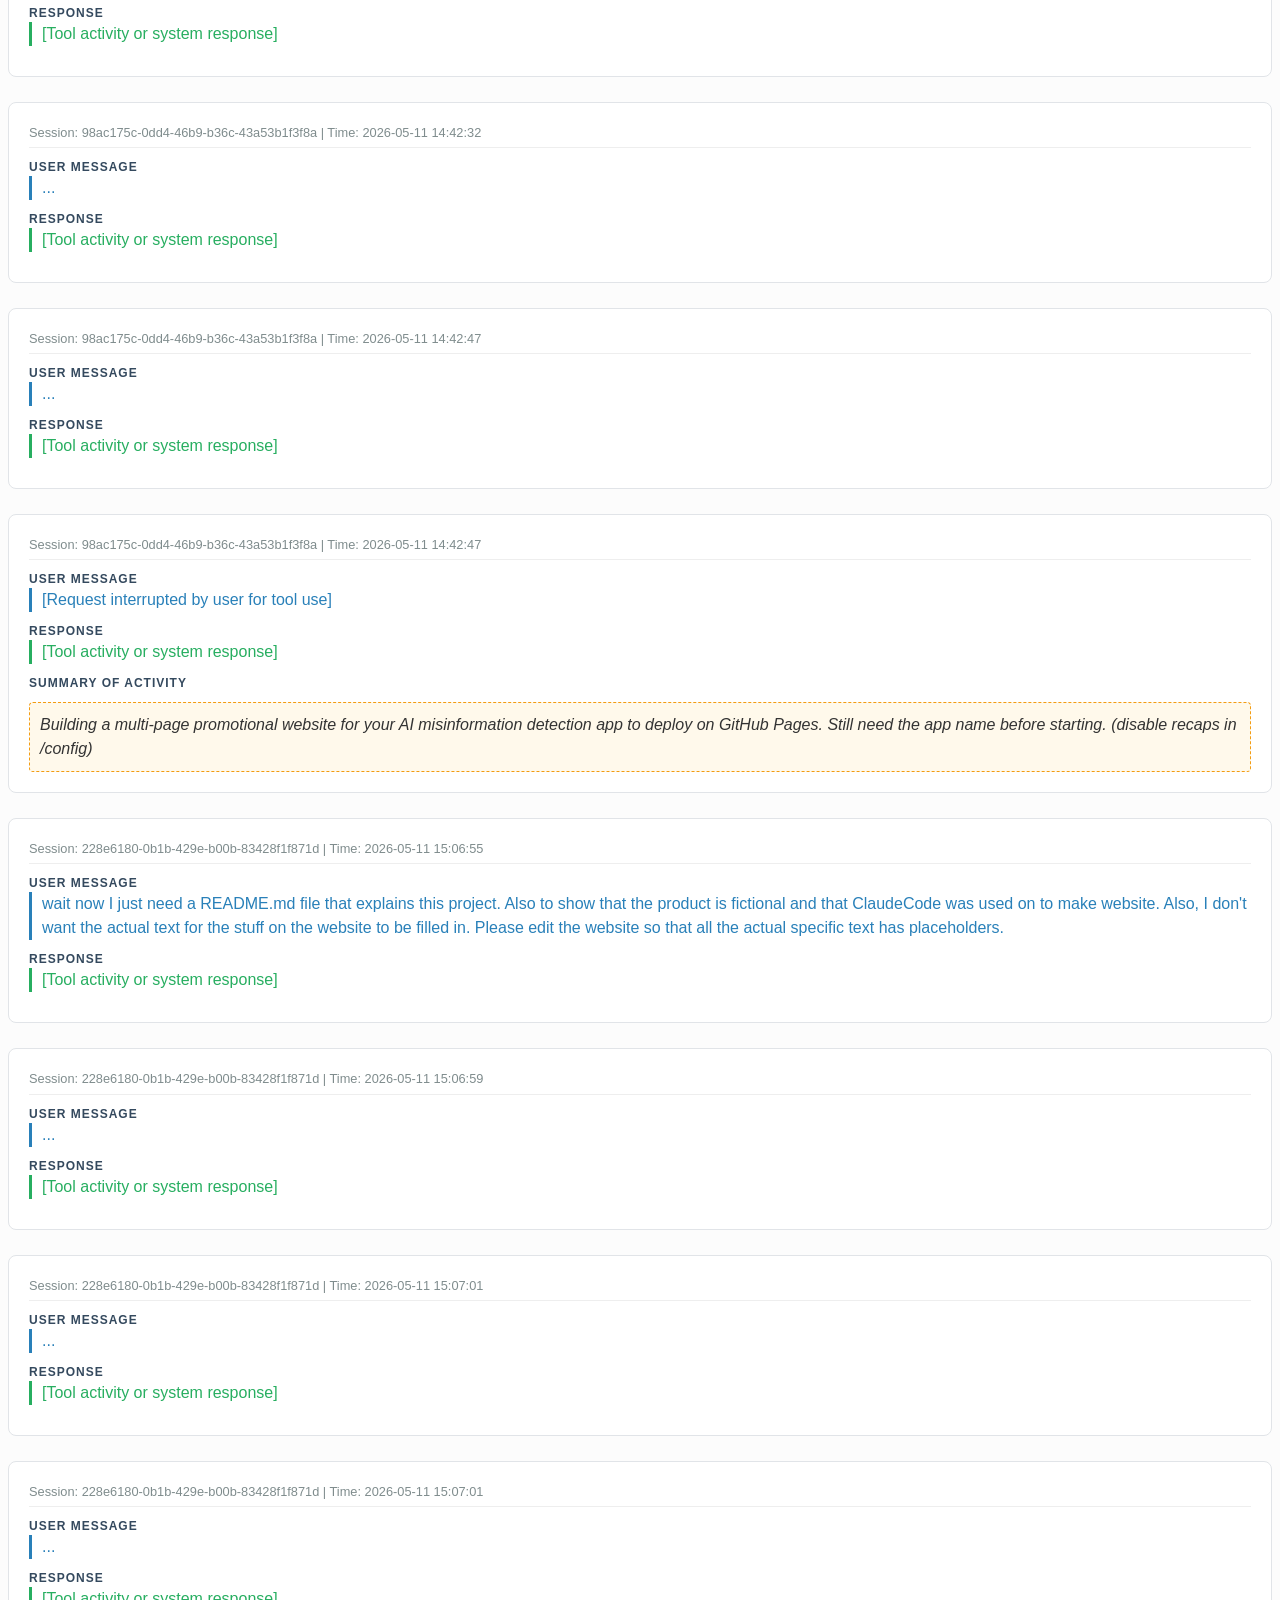
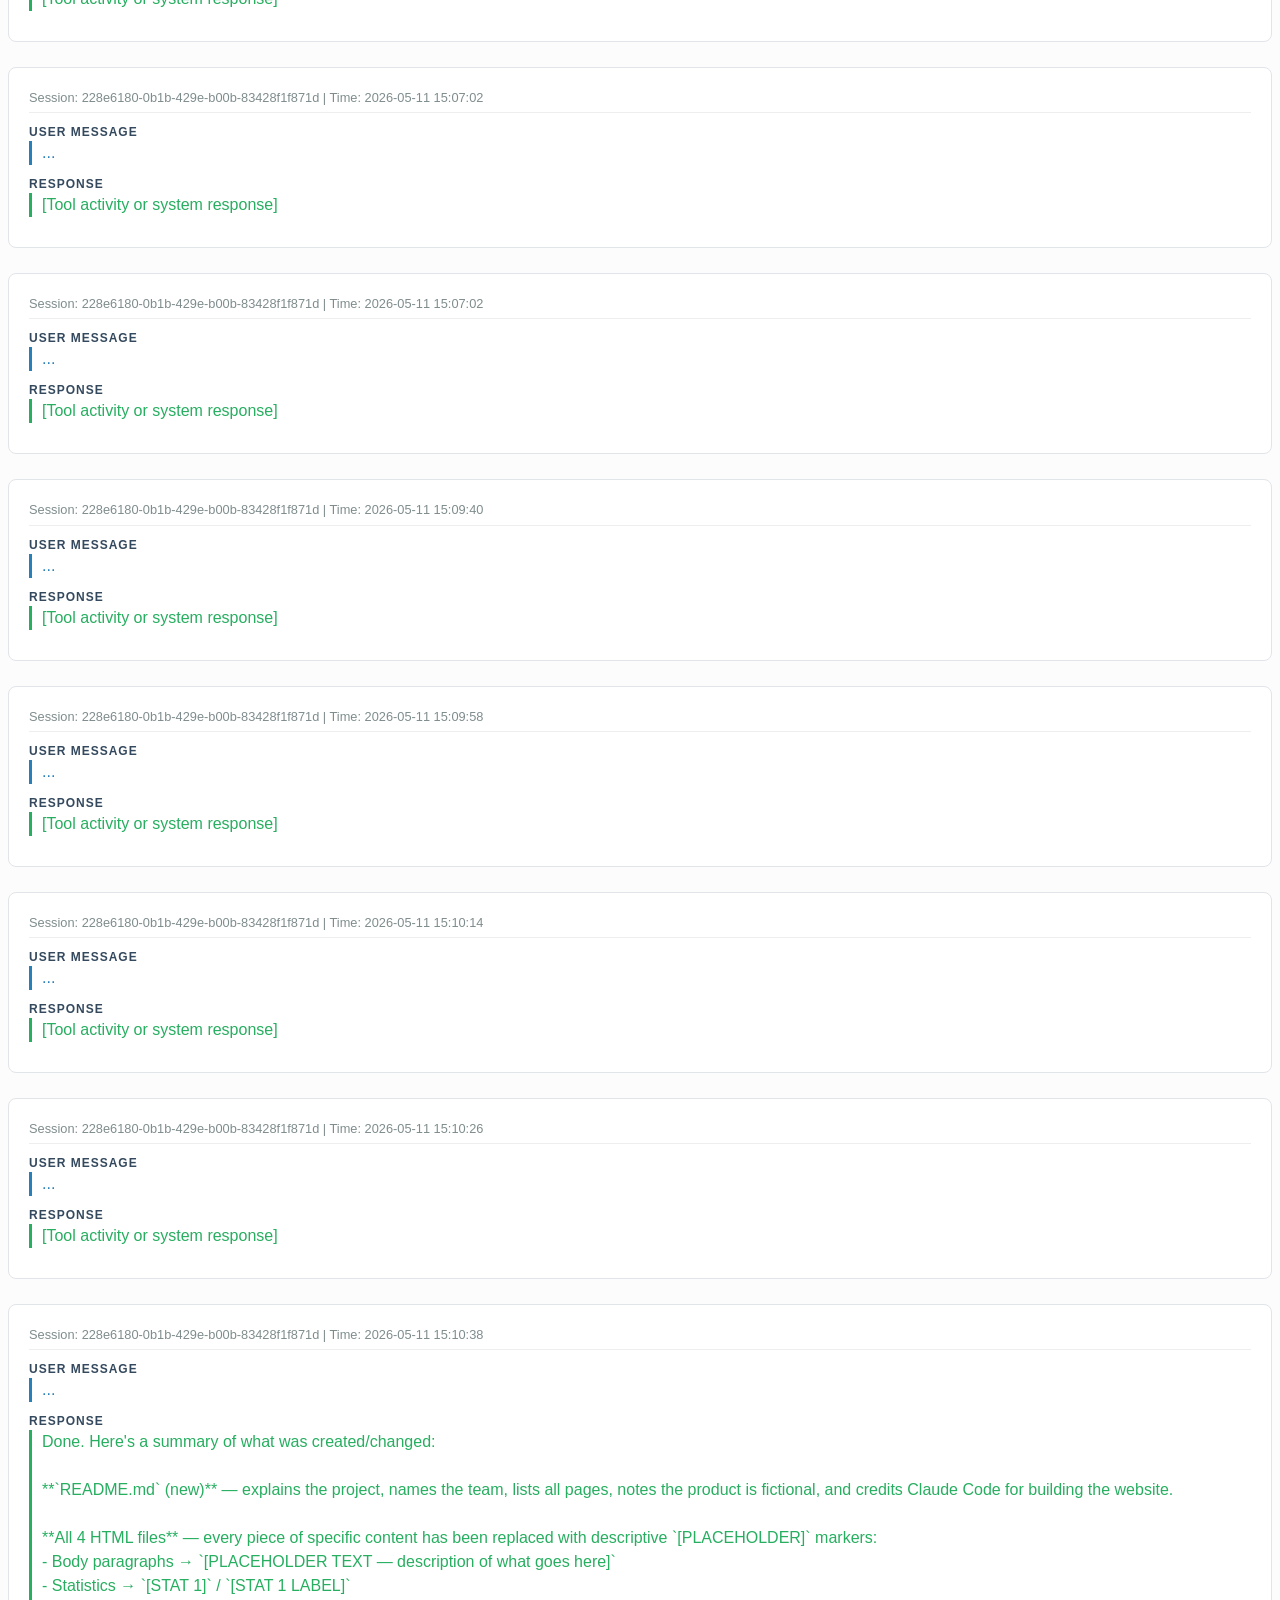
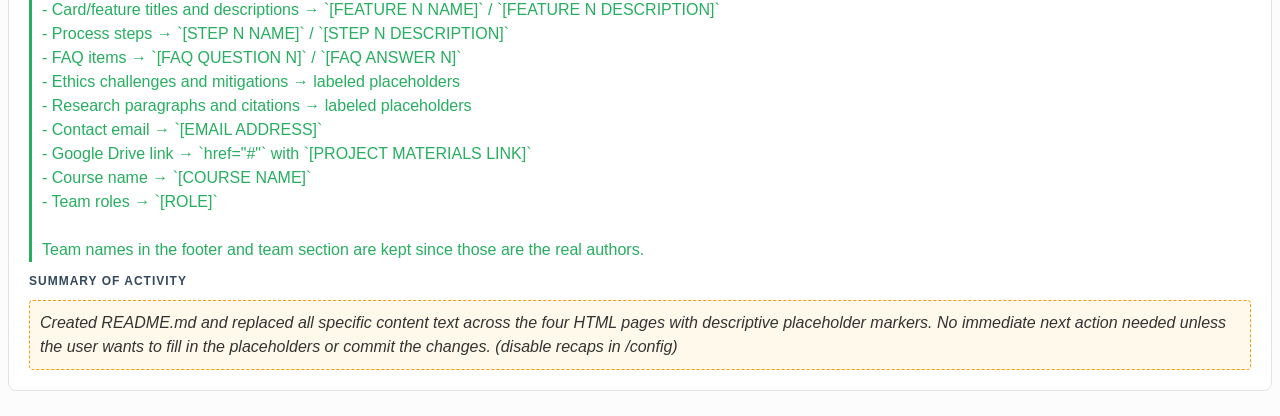
<file: AI Pitch Presentation-20260513T084145Z-3-001/AI Pitch Presentation/ClaudeCode Logs-Documentation (Responsible Use)/chronological_claude_logs.html>
<html>
<head>
<style>
    @page { size: A4; margin: 20mm; }
    body { font-family: 'Segoe UI', sans-serif; line-height: 1.5; color: #333; background-color: #fcfcfc; }
    .header { background-color: #2c3e50; color: white; padding: 20px; text-align: center; border-radius: 8px; margin-bottom: 30px; }
    .interaction { background: white; border: 1px solid #e1e4e8; border-radius: 8px; padding: 20px; margin-bottom: 25px; page-break-inside: avoid; }
    .meta { font-size: 0.8em; color: #7f8c8d; margin-bottom: 10px; border-bottom: 1px solid #eee; padding-bottom: 5px; }
    .label { font-weight: bold; color: #34495e; display: block; margin-top: 10px; text-transform: uppercase; font-size: 0.75em; letter-spacing: 1px; }
    .content { margin-bottom: 10px; white-space: pre-wrap; word-wrap: break-word; }
    .user-msg { color: #2980b9; border-left: 3px solid #2980b9; padding-left: 10px; }
    .assistant-msg { color: #27ae60; border-left: 3px solid #27ae60; padding-left: 10px; }
    .summary-box { background-color: #fff9eb; border: 1px dashed #f39c12; padding: 10px; font-style: italic; margin-top: 10px; border-radius: 4px; }
</style>
</head>
<body>
    <div class="header">
        <h1>ClaudeCode Chronological Logs</h1>
        <p>Sorted by Interaction Timestamp</p>
    </div>
<div class='interaction'><div class='meta'>Session: 98ac175c-0dd4-46b9-b36c-43a53b1f3f8a | Time: 2026-05-11 14:37:04</div><span class='label'>User Message</span><div class='content user-msg'>just moved three files into this folder. For the website that the assignment description mentions, I want to create, deploy and host website, probably through github pages.</div><span class='label'>Response</span><div class='content assistant-msg'>[Tool activity or system response]</div></div><div class='interaction'><div class='meta'>Session: 98ac175c-0dd4-46b9-b36c-43a53b1f3f8a | Time: 2026-05-11 14:37:09</div><span class='label'>User Message</span><div class='content user-msg'>...</div><span class='label'>Response</span><div class='content assistant-msg'>[Tool activity or system response]</div></div><div class='interaction'><div class='meta'>Session: 98ac175c-0dd4-46b9-b36c-43a53b1f3f8a | Time: 2026-05-11 14:37:12</div><span class='label'>User Message</span><div class='content user-msg'>...</div><span class='label'>Response</span><div class='content assistant-msg'>[Tool activity or system response]</div></div><div class='interaction'><div class='meta'>Session: 98ac175c-0dd4-46b9-b36c-43a53b1f3f8a | Time: 2026-05-11 14:37:12</div><span class='label'>User Message</span><div class='content user-msg'>...</div><span class='label'>Response</span><div class='content assistant-msg'>[Tool activity or system response]</div></div><div class='interaction'><div class='meta'>Session: 98ac175c-0dd4-46b9-b36c-43a53b1f3f8a | Time: 2026-05-11 14:37:12</div><span class='label'>User Message</span><div class='content user-msg'>...</div><span class='label'>Response</span><div class='content assistant-msg'>[Tool activity or system response]</div></div><div class='interaction'><div class='meta'>Session: 98ac175c-0dd4-46b9-b36c-43a53b1f3f8a | Time: 2026-05-11 14:37:12</div><span class='label'>User Message</span><div class='content user-msg'>...</div><span class='label'>Response</span><div class='content assistant-msg'>[Tool activity or system response]</div></div><div class='interaction'><div class='meta'>Session: 98ac175c-0dd4-46b9-b36c-43a53b1f3f8a | Time: 2026-05-11 14:37:51</div><span class='label'>User Message</span><div class='content user-msg'>...</div><span class='label'>Response</span><div class='content assistant-msg'>[Tool activity or system response]</div></div><div class='interaction'><div class='meta'>Session: 98ac175c-0dd4-46b9-b36c-43a53b1f3f8a | Time: 2026-05-11 14:38:50</div><span class='label'>User Message</span><div class='content user-msg'>...</div><span class='label'>Response</span><div class='content assistant-msg'>What's the app name you have in mind? Type it out and I'll build the site using it.</div></div><div class='interaction'><div class='meta'>Session: 98ac175c-0dd4-46b9-b36c-43a53b1f3f8a | Time: 2026-05-11 14:39:07</div><span class='label'>User Message</span><div class='content user-msg'>add a placeholder. I'll edit later</div><span class='label'>Response</span><div class='content assistant-msg'>[Tool activity or system response]</div></div><div class='interaction'><div class='meta'>Session: 98ac175c-0dd4-46b9-b36c-43a53b1f3f8a | Time: 2026-05-11 14:39:22</div><span class='label'>User Message</span><div class='content user-msg'>...</div><span class='label'>Response</span><div class='content assistant-msg'>[Tool activity or system response]</div></div><div class='interaction'><div class='meta'>Session: 98ac175c-0dd4-46b9-b36c-43a53b1f3f8a | Time: 2026-05-11 14:40:10</div><span class='label'>User Message</span><div class='content user-msg'>...</div><span class='label'>Response</span><div class='content assistant-msg'>[Tool activity or system response]</div></div><div class='interaction'><div class='meta'>Session: 98ac175c-0dd4-46b9-b36c-43a53b1f3f8a | Time: 2026-05-11 14:40:38</div><span class='label'>User Message</span><div class='content user-msg'>...</div><span class='label'>Response</span><div class='content assistant-msg'>[Tool activity or system response]</div></div><div class='interaction'><div class='meta'>Session: 98ac175c-0dd4-46b9-b36c-43a53b1f3f8a | Time: 2026-05-11 14:41:13</div><span class='label'>User Message</span><div class='content user-msg'>...</div><span class='label'>Response</span><div class='content assistant-msg'>[Tool activity or system response]</div></div><div class='interaction'><div class='meta'>Session: 98ac175c-0dd4-46b9-b36c-43a53b1f3f8a | Time: 2026-05-11 14:41:45</div><span class='label'>User Message</span><div class='content user-msg'>...</div><span class='label'>Response</span><div class='content assistant-msg'>[Tool activity or system response]</div></div><div class='interaction'><div class='meta'>Session: 98ac175c-0dd4-46b9-b36c-43a53b1f3f8a | Time: 2026-05-11 14:42:28</div><span class='label'>User Message</span><div class='content user-msg'>...</div><span class='label'>Response</span><div class='content assistant-msg'>[Tool activity or system response]</div></div><div class='interaction'><div class='meta'>Session: 98ac175c-0dd4-46b9-b36c-43a53b1f3f8a | Time: 2026-05-11 14:42:32</div><span class='label'>User Message</span><div class='content user-msg'>...</div><span class='label'>Response</span><div class='content assistant-msg'>[Tool activity or system response]</div></div><div class='interaction'><div class='meta'>Session: 98ac175c-0dd4-46b9-b36c-43a53b1f3f8a | Time: 2026-05-11 14:42:47</div><span class='label'>User Message</span><div class='content user-msg'>...</div><span class='label'>Response</span><div class='content assistant-msg'>[Tool activity or system response]</div></div><div class='interaction'><div class='meta'>Session: 98ac175c-0dd4-46b9-b36c-43a53b1f3f8a | Time: 2026-05-11 14:42:47</div><span class='label'>User Message</span><div class='content user-msg'>[Request interrupted by user for tool use]</div><span class='label'>Response</span><div class='content assistant-msg'>[Tool activity or system response]</div><span class='label'>Summary of activity</span><div class='summary-box'>Building a multi-page promotional website for your AI misinformation detection app to deploy on GitHub Pages. Still need the app name before starting. (disable recaps in /config)</div></div><div class='interaction'><div class='meta'>Session: 228e6180-0b1b-429e-b00b-83428f1f871d | Time: 2026-05-11 15:06:55</div><span class='label'>User Message</span><div class='content user-msg'>wait now I just need a README.md file that explains this project. Also to show that the product is fictional and that ClaudeCode was used on to make website. Also, I don't want the actual text for the stuff on the website to be filled in. Please edit the website so that all the actual specific text has placeholders.</div><span class='label'>Response</span><div class='content assistant-msg'>[Tool activity or system response]</div></div><div class='interaction'><div class='meta'>Session: 228e6180-0b1b-429e-b00b-83428f1f871d | Time: 2026-05-11 15:06:59</div><span class='label'>User Message</span><div class='content user-msg'>...</div><span class='label'>Response</span><div class='content assistant-msg'>[Tool activity or system response]</div></div><div class='interaction'><div class='meta'>Session: 228e6180-0b1b-429e-b00b-83428f1f871d | Time: 2026-05-11 15:07:01</div><span class='label'>User Message</span><div class='content user-msg'>...</div><span class='label'>Response</span><div class='content assistant-msg'>[Tool activity or system response]</div></div><div class='interaction'><div class='meta'>Session: 228e6180-0b1b-429e-b00b-83428f1f871d | Time: 2026-05-11 15:07:01</div><span class='label'>User Message</span><div class='content user-msg'>...</div><span class='label'>Response</span><div class='content assistant-msg'>[Tool activity or system response]</div></div><div class='interaction'><div class='meta'>Session: 228e6180-0b1b-429e-b00b-83428f1f871d | Time: 2026-05-11 15:07:02</div><span class='label'>User Message</span><div class='content user-msg'>...</div><span class='label'>Response</span><div class='content assistant-msg'>[Tool activity or system response]</div></div><div class='interaction'><div class='meta'>Session: 228e6180-0b1b-429e-b00b-83428f1f871d | Time: 2026-05-11 15:07:02</div><span class='label'>User Message</span><div class='content user-msg'>...</div><span class='label'>Response</span><div class='content assistant-msg'>[Tool activity or system response]</div></div><div class='interaction'><div class='meta'>Session: 228e6180-0b1b-429e-b00b-83428f1f871d | Time: 2026-05-11 15:09:40</div><span class='label'>User Message</span><div class='content user-msg'>...</div><span class='label'>Response</span><div class='content assistant-msg'>[Tool activity or system response]</div></div><div class='interaction'><div class='meta'>Session: 228e6180-0b1b-429e-b00b-83428f1f871d | Time: 2026-05-11 15:09:58</div><span class='label'>User Message</span><div class='content user-msg'>...</div><span class='label'>Response</span><div class='content assistant-msg'>[Tool activity or system response]</div></div><div class='interaction'><div class='meta'>Session: 228e6180-0b1b-429e-b00b-83428f1f871d | Time: 2026-05-11 15:10:14</div><span class='label'>User Message</span><div class='content user-msg'>...</div><span class='label'>Response</span><div class='content assistant-msg'>[Tool activity or system response]</div></div><div class='interaction'><div class='meta'>Session: 228e6180-0b1b-429e-b00b-83428f1f871d | Time: 2026-05-11 15:10:26</div><span class='label'>User Message</span><div class='content user-msg'>...</div><span class='label'>Response</span><div class='content assistant-msg'>[Tool activity or system response]</div></div><div class='interaction'><div class='meta'>Session: 228e6180-0b1b-429e-b00b-83428f1f871d | Time: 2026-05-11 15:10:38</div><span class='label'>User Message</span><div class='content user-msg'>...</div><span class='label'>Response</span><div class='content assistant-msg'>Done. Here's a summary of what was created/changed:

**`README.md` (new)** — explains the project, names the team, lists all pages, notes the product is fictional, and credits Claude Code for building the website.

**All 4 HTML files** — every piece of specific content has been replaced with descriptive `[PLACEHOLDER]` markers:
- Body paragraphs → `[PLACEHOLDER TEXT — description of what goes here]`
- Statistics → `[STAT 1]` / `[STAT 1 LABEL]`
- Card/feature titles and descriptions → `[FEATURE N NAME]` / `[FEATURE N DESCRIPTION]`
- Process steps → `[STEP N NAME]` / `[STEP N DESCRIPTION]`
- FAQ items → `[FAQ QUESTION N]` / `[FAQ ANSWER N]`
- Ethics challenges and mitigations → labeled placeholders
- Research paragraphs and citations → labeled placeholders
- Contact email → `[EMAIL ADDRESS]`
- Google Drive link → `href="#"` with `[PROJECT MATERIALS LINK]`
- Course name → `[COURSE NAME]`
- Team roles → `[ROLE]`

Team names in the footer and team section are kept since those are the real authors.</div><span class='label'>Summary of activity</span><div class='summary-box'>Created README.md and replaced all specific content text across the four HTML pages with descriptive placeholder markers. No immediate next action needed unless the user wants to fill in the placeholders or commit the changes. (disable recaps in /config)</div></div></body></html>
</file>
<file: style.css>
* {
  margin: 0;
  padding: 0;
  box-sizing: border-box;
}

:root {
  --bg: #0a0e1a;
  --surface: #111827;
  --surface2: #1e2a3a;
  --accent: #3b82f6;
  --accent2: #06b6d4;
  --text: #f1f5f9;
  --muted: #94a3b8;
  --border: #1e293b;
}

body {
  font-family: 'Segoe UI', system-ui, -apple-system, sans-serif;
  background: var(--bg);
  color: var(--text);
  line-height: 1.6;
}

/* NAV */
nav {
  position: sticky;
  top: 0;
  z-index: 100;
  background: rgba(10, 14, 26, 0.92);
  backdrop-filter: blur(12px);
  border-bottom: 1px solid var(--border);
  display: flex;
  align-items: center;
  justify-content: space-between;
  padding: 0 2rem;
  height: 64px;
}

.nav-logo {
  font-size: 1.25rem;
  font-weight: 700;
  background: linear-gradient(90deg, var(--accent), var(--accent2));
  -webkit-background-clip: text;
  -webkit-text-fill-color: transparent;
  background-clip: text;
  text-decoration: none;
}

.nav-links {
  display: flex;
  gap: 2rem;
  list-style: none;
}

.nav-links a {
  color: var(--muted);
  text-decoration: none;
  font-size: 0.9rem;
  transition: color 0.2s;
}

.nav-links a:hover,
.nav-links a.active {
  color: var(--text);
}

/* HERO */
.hero {
  text-align: center;
  padding: 6rem 2rem 4rem;
  background: radial-gradient(ellipse at top, #1a2744 0%, var(--bg) 60%);
}

.hero-badge {
  display: inline-block;
  background: rgba(59, 130, 246, 0.15);
  border: 1px solid rgba(59, 130, 246, 0.4);
  color: var(--accent);
  font-size: 0.8rem;
  font-weight: 600;
  letter-spacing: 0.08em;
  text-transform: uppercase;
  padding: 0.35rem 1rem;
  border-radius: 99px;
  margin-bottom: 1.5rem;
}

.hero h1 {
  font-size: clamp(2.5rem, 6vw, 4.5rem);
  font-weight: 800;
  line-height: 1.1;
  margin-bottom: 1.25rem;
  background: linear-gradient(135deg, #fff 30%, var(--accent2));
  -webkit-background-clip: text;
  -webkit-text-fill-color: transparent;
  background-clip: text;
}

.hero p {
  font-size: 1.15rem;
  color: var(--muted);
  max-width: 600px;
  margin: 0 auto 2.5rem;
}

.btn-group {
  display: flex;
  gap: 1rem;
  justify-content: center;
  flex-wrap: wrap;
}

.btn {
  display: inline-block;
  padding: 0.75rem 1.75rem;
  border-radius: 8px;
  font-weight: 600;
  font-size: 0.95rem;
  text-decoration: none;
  transition: all 0.2s;
}

.btn-primary {
  background: var(--accent);
  color: #fff;
}

.btn-primary:hover {
  background: #2563eb;
  transform: translateY(-1px);
}

.btn-secondary {
  background: transparent;
  color: var(--text);
  border: 1px solid var(--border);
}

.btn-secondary:hover {
  border-color: var(--accent);
  color: var(--accent);
}

/* VIDEO */
.video-section {
  max-width: 860px;
  margin: 0 auto;
  padding: 2rem 2rem 5rem;
}

.pitch-video {
  width: 100%;
  border-radius: 16px;
  background: var(--surface);
  display: block;
}

.video-caption {
  text-align: center;
  color: var(--muted);
  font-size: 0.85rem;
  margin-top: 0.75rem;
}

/* SECTIONS */
section {
  padding: 5rem 2rem;
}

.section-inner {
  max-width: 1100px;
  margin: 0 auto;
}

.section-label {
  font-size: 0.8rem;
  font-weight: 700;
  letter-spacing: 0.12em;
  text-transform: uppercase;
  color: var(--accent);
  margin-bottom: 0.75rem;
}

.section-title {
  font-size: clamp(1.75rem, 3vw, 2.5rem);
  font-weight: 700;
  margin-bottom: 1rem;
}

.section-desc {
  color: var(--muted);
  max-width: 560px;
  margin-bottom: 3rem;
  font-size: 1.05rem;
}

/* CARDS */
.card-grid {
  display: grid;
  grid-template-columns: repeat(auto-fit, minmax(280px, 1fr));
  gap: 1.5rem;
}

.card {
  background: var(--surface);
  border: 1px solid var(--border);
  border-radius: 12px;
  padding: 1.75rem;
  transition: border-color 0.2s, transform 0.2s;
}

.card:hover {
  border-color: var(--accent);
  transform: translateY(-2px);
}

.card-icon {
  font-size: 1.75rem;
  margin-bottom: 1rem;
}

.card h3 {
  font-size: 1.1rem;
  font-weight: 600;
  margin-bottom: 0.5rem;
}

.card p {
  color: var(--muted);
  font-size: 0.95rem;
}

/* TEAM */
.team-grid {
  display: grid;
  grid-template-columns: repeat(auto-fit, minmax(220px, 1fr));
  gap: 1.5rem;
}

.team-card {
  background: var(--surface);
  border: 1px solid var(--border);
  border-radius: 12px;
  padding: 2rem 1.5rem;
  text-align: center;
}

.avatar {
  width: 72px;
  height: 72px;
  border-radius: 50%;
  background: linear-gradient(135deg, var(--accent), var(--accent2));
  display: flex;
  align-items: center;
  justify-content: center;
  font-size: 1.5rem;
  font-weight: 700;
  margin: 0 auto 1rem;
}

.team-card h3 {
  font-size: 1rem;
  font-weight: 600;
  margin-bottom: 0.25rem;
}

.team-card p {
  color: var(--muted);
  font-size: 0.875rem;
}

/* CONTACT */
.contact-section {
  background: var(--surface);
  border-top: 1px solid var(--border);
}

.contact-grid {
  display: grid;
  grid-template-columns: repeat(auto-fit, minmax(240px, 1fr));
  gap: 2rem;
  margin-top: 2rem;
}

.contact-item h4 {
  font-size: 0.875rem;
  font-weight: 600;
  color: var(--muted);
  text-transform: uppercase;
  letter-spacing: 0.08em;
  margin-bottom: 0.5rem;
}

.contact-item p,
.contact-item a {
  color: var(--text);
  text-decoration: none;
  font-size: 0.95rem;
}

.contact-item a:hover {
  color: var(--accent);
}

/* ALTERNATING SECTIONS */
.alt-bg {
  background: var(--surface);
}

/* PAGE HEADERS */
.page-header {
  padding: 5rem 2rem 3rem;
  background: radial-gradient(ellipse at top, #1a2744 0%, var(--bg) 60%);
  text-align: center;
}

.page-header h1 {
  font-size: clamp(2rem, 4vw, 3rem);
  font-weight: 800;
  margin-bottom: 1rem;
}

.page-header p {
  color: var(--muted);
  max-width: 540px;
  margin: 0 auto;
  font-size: 1.05rem;
}

/* FAQ */
.faq-list {
  display: flex;
  flex-direction: column;
  gap: 1rem;
  max-width: 760px;
}

.faq-item {
  background: var(--surface);
  border: 1px solid var(--border);
  border-radius: 10px;
  padding: 1.5rem;
}

.faq-item h4 {
  font-size: 1rem;
  font-weight: 600;
  margin-bottom: 0.5rem;
}

.faq-item p {
  color: var(--muted);
  font-size: 0.95rem;
}

/* HOW IT WORKS */
.steps {
  display: flex;
  flex-direction: column;
  gap: 1.5rem;
  max-width: 700px;
}

.step {
  display: flex;
  gap: 1.5rem;
  align-items: flex-start;
}

.step-num {
  flex-shrink: 0;
  width: 40px;
  height: 40px;
  border-radius: 50%;
  background: linear-gradient(135deg, var(--accent), var(--accent2));
  display: flex;
  align-items: center;
  justify-content: center;
  font-weight: 700;
  font-size: 0.9rem;
}

.step-content h4 {
  font-size: 1rem;
  font-weight: 600;
  margin-bottom: 0.25rem;
}

.step-content p {
  color: var(--muted);
  font-size: 0.95rem;
}

/* ETHICS */
.ethics-block {
  background: var(--surface);
  border: 1px solid var(--border);
  border-radius: 12px;
  padding: 2rem;
  margin-bottom: 1.5rem;
}

.ethics-block h3 {
  font-size: 1.15rem;
  font-weight: 600;
  margin-bottom: 0.75rem;
}

.ethics-block p {
  color: var(--muted);
  font-size: 0.95rem;
  line-height: 1.7;
}

/* RESEARCH */
.research-content {
  max-width: 800px;
}

.research-content h2 {
  font-size: 1.4rem;
  font-weight: 700;
  margin: 2.5rem 0 0.75rem;
  color: var(--accent2);
}

.research-content h2:first-child {
  margin-top: 0;
}

.research-content p {
  color: var(--muted);
  font-size: 0.975rem;
  line-height: 1.8;
  margin-bottom: 1rem;
}

.research-content a {
  color: var(--accent);
  text-decoration: underline;
}

.research-content .finding-label {
  font-size: 0.75rem;
  font-weight: 700;
  letter-spacing: 0.1em;
  text-transform: uppercase;
  color: var(--accent);
  margin-bottom: 0.4rem;
}

.sources-list {
  list-style: none;
  display: flex;
  flex-direction: column;
  gap: 0.75rem;
}

.sources-list li a {
  color: var(--accent);
  text-decoration: underline;
  font-size: 0.9rem;
  word-break: break-all;
}

/* STAT HIGHLIGHTS */
.stats-row {
  display: grid;
  grid-template-columns: repeat(auto-fit, minmax(180px, 1fr));
  gap: 1.5rem;
  margin: 3rem 0;
}

.stat-box {
  background: var(--surface);
  border: 1px solid var(--border);
  border-radius: 12px;
  padding: 1.5rem;
  text-align: center;
}

.stat-box .stat-num {
  font-size: 2.25rem;
  font-weight: 800;
  background: linear-gradient(90deg, var(--accent), var(--accent2));
  -webkit-background-clip: text;
  -webkit-text-fill-color: transparent;
  background-clip: text;
}

.stat-box .stat-label {
  font-size: 0.85rem;
  color: var(--muted);
  margin-top: 0.25rem;
}

/* FOOTER */
footer {
  background: var(--surface);
  border-top: 1px solid var(--border);
  padding: 2rem;
  text-align: center;
  color: var(--muted);
  font-size: 0.875rem;
}
</file>
